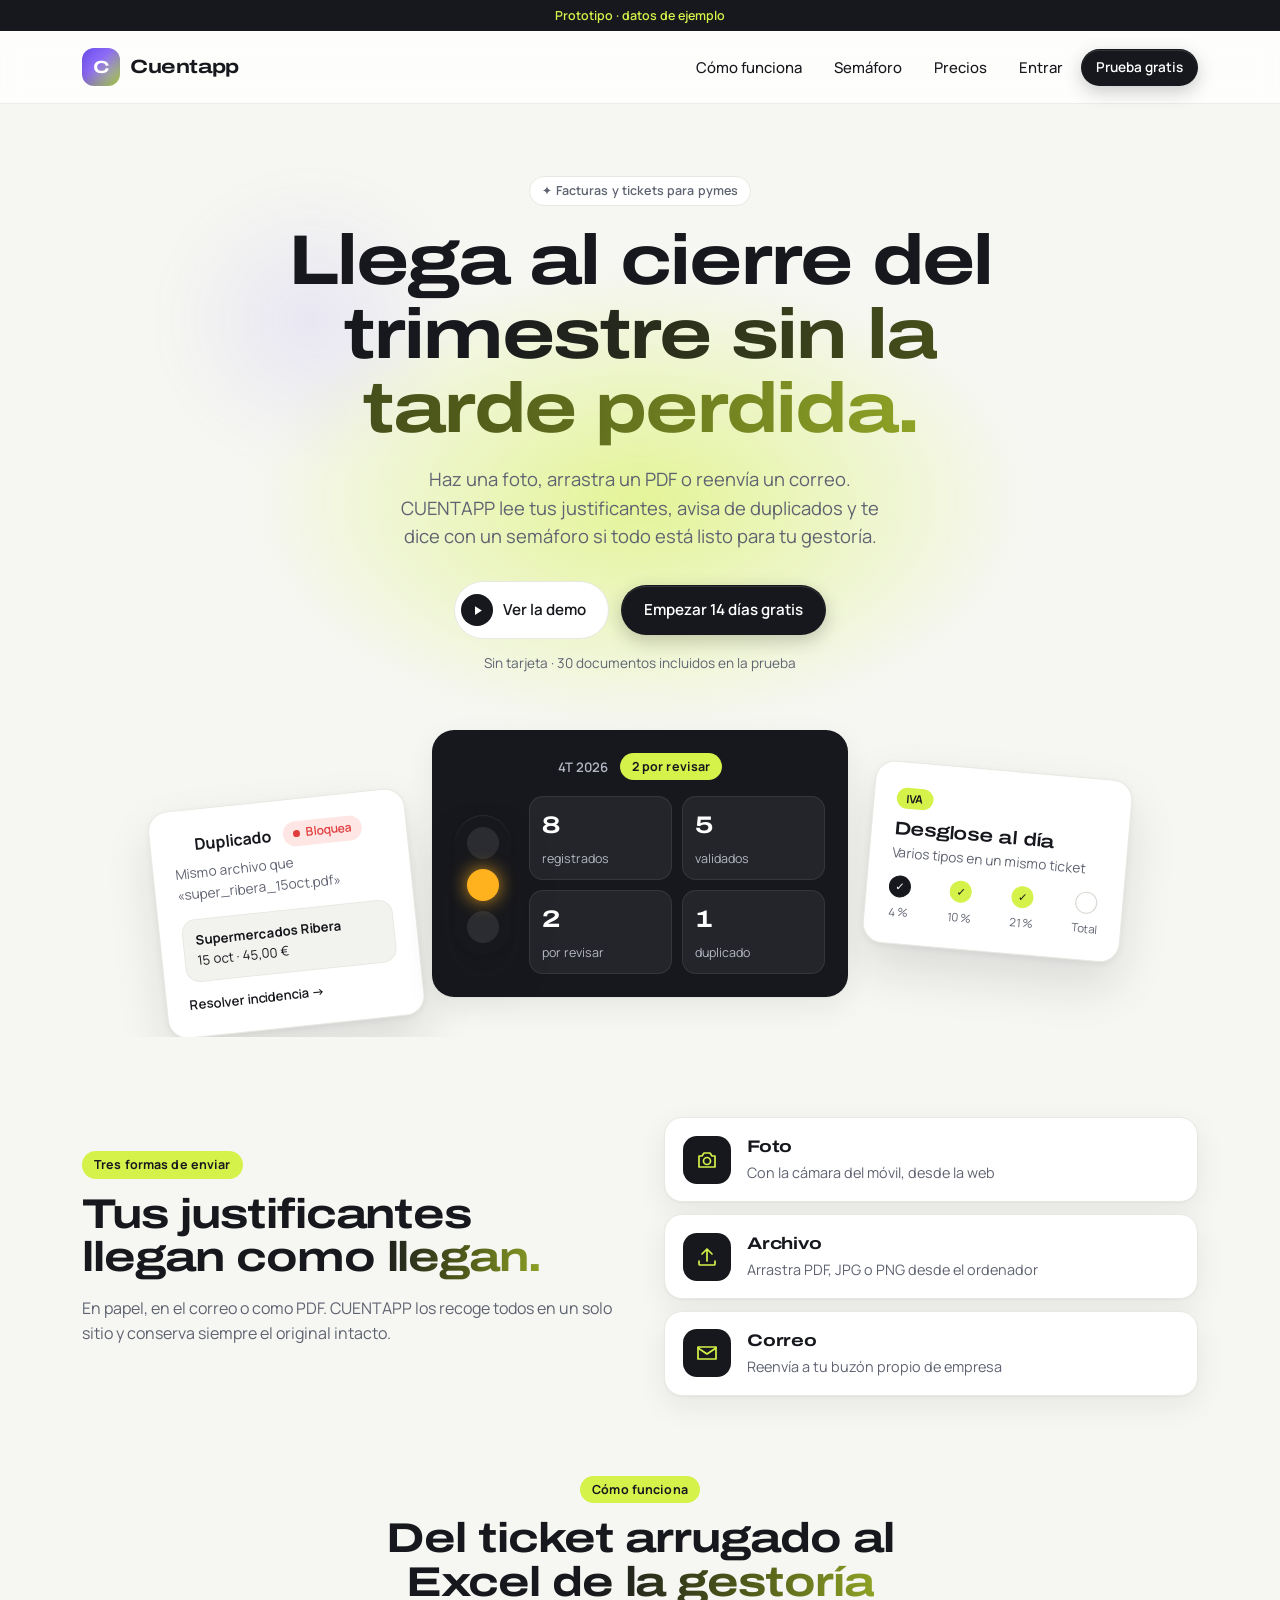
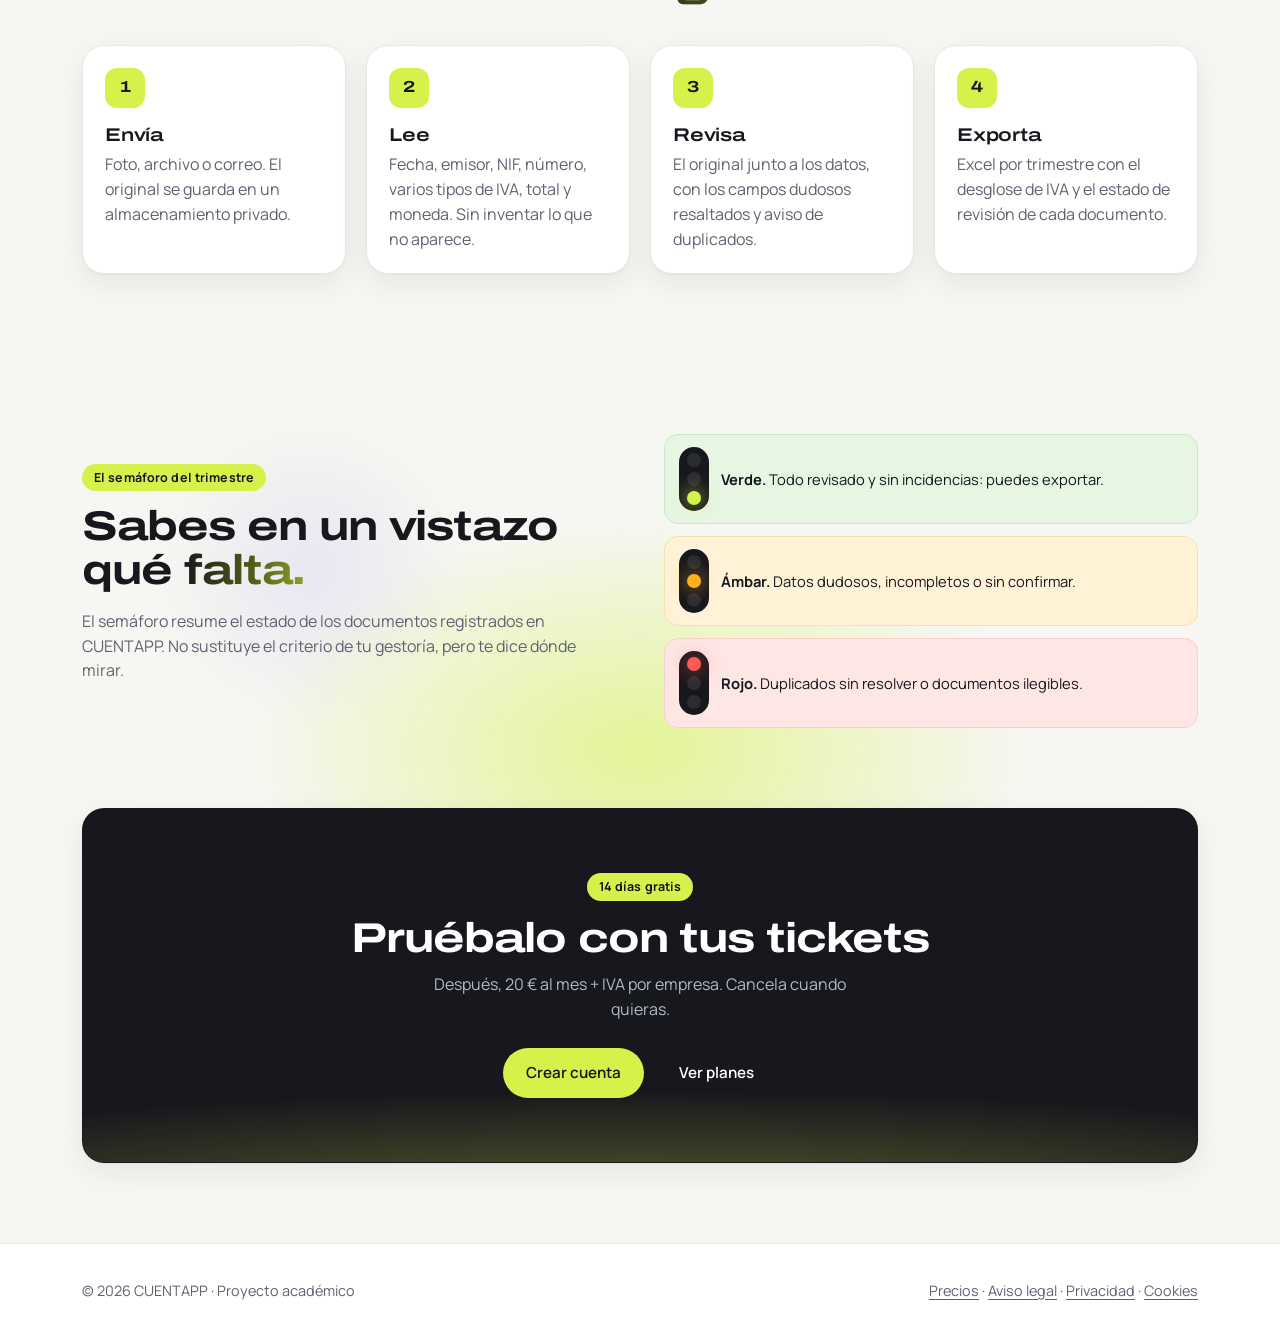
<file: index.html>
<!doctype html>
<html lang="es">
<head>
  <meta charset="utf-8">
  <meta name="viewport" content="width=device-width, initial-scale=1">
  <title>CUENTAPP · Facturas y tickets listos para la gestoría</title>
  <meta name="description" content="Sube tus tickets y facturas por foto, archivo o correo. CUENTAPP los lee, detecta duplicados y te dice con un semáforo si el trimestre está listo para la gestoría.">
  <link rel="preconnect" href="https://fonts.googleapis.com">
  <link rel="preconnect" href="https://fonts.gstatic.com" crossorigin>
  <link href="https://fonts.googleapis.com/css2?family=Archivo:wdth,wght@125,600;125,700&family=Manrope:wght@400;500;600;700&display=swap" rel="stylesheet">
  <link rel="stylesheet" href="css/styles.css">
</head>
<body>
  <div class="cinta-demo">Prototipo · datos de ejemplo</div>

  <header class="cabecera">
    <div class="contenedor">
      <a class="logo" href="index.html"><span class="logo-marca">C</span><b>Cuentapp</b></a>
      <nav class="menu">
        <a class="enlace" href="#como-funciona">Cómo funciona</a>
        <a class="enlace" href="#semaforo">Semáforo</a>
        <a class="enlace" href="precios.html">Precios</a>
        <a class="enlace" href="login.html">Entrar</a>
        <a class="btn btn-primario btn-sm" href="login.html?modo=registro">Prueba gratis</a>
      </nav>
    </div>
  </header>

  <main>
    <!-- Hero -->
    <section class="hero brillo">
      <div class="contenedor">
        <span class="chip-claro chip">✦ Facturas y tickets para pymes</span>
        <h1><span class="acento">Llega al cierre del trimestre sin la tarde perdida.</span></h1>
        <p class="hero-lead">Haz una foto, arrastra un PDF o reenvía un correo. CUENTAPP lee tus justificantes, avisa de duplicados y te dice con un semáforo si todo está listo para tu gestoría.</p>
        <div class="fila" style="margin-top:30px">
          <a class="btn btn-circulo" href="login.html">
            <span class="circulo"><svg viewBox="0 0 24 24" fill="currentColor"><path d="M8 5v14l11-7z"/></svg></span>
            Ver la demo
          </a>
          <a class="btn btn-primario" href="login.html?modo=registro">Empezar 14 días gratis</a>
        </div>
        <p class="suave" style="font-size:.85rem;margin-top:14px">Sin tarjeta · 30 documentos incluidos en la prueba</p>

        <!-- Composición de tarjetas flotantes -->
        <div class="maqueta" aria-hidden="true">
          <div class="tarjeta flotante flotante-izq">
            <div class="fila entre"><b>Duplicado</b><span class="pildora p-rojo">Bloquea</span></div>
            <p class="suave" style="font-size:.85rem;margin:6px 0 14px">Mismo archivo que «super_ribera_15oct.pdf»</p>
            <div class="aviso aviso-info" style="font-size:.82rem;padding:10px 12px">
              <span><b>Supermercados Ribera</b><br>15 oct · 45,00 €</span>
            </div>
            <p style="font-size:.82rem;margin:12px 0 0;font-weight:600">Resolver incidencia →</p>
          </div>

          <div class="tarjeta tarjeta-oscura central">
            <div class="fila entre" style="margin-bottom:16px">
              <span class="etiqueta">4T 2026</span>
              <span class="chip">2 por revisar</span>
            </div>
            <div class="mini-panel">
              <div class="semaforo ambar"><i></i><i></i><i></i></div>
              <div class="mini-stats">
                <div><b class="num">8</b><span>registrados</span></div>
                <div><b class="num">5</b><span>validados</span></div>
                <div><b class="num">2</b><span>por revisar</span></div>
                <div><b class="num">1</b><span>duplicado</span></div>
              </div>
            </div>
          </div>

          <div class="tarjeta flotante flotante-der">
            <span class="chip" style="font-size:.7rem;padding:2px 10px">IVA</span>
            <h3 style="margin:10px 0 4px">Desglose al día</h3>
            <p class="suave" style="font-size:.85rem;margin:0">Varios tipos en un mismo ticket</p>
            <div class="meses">
              <div><i class="hecho">✓</i>4 %</div>
              <div><i class="ok">✓</i>10 %</div>
              <div><i class="ok">✓</i>21 %</div>
              <div><i></i>Total</div>
            </div>
          </div>
        </div>
      </div>
    </section>

    <!-- Tres vías de subida -->
    <section class="seccion" id="como-funciona">
      <div class="contenedor">
        <div class="rejilla rejilla-2" style="align-items:center;gap:48px">
          <div>
            <span class="chip">Tres formas de enviar</span>
            <h2 style="margin-top:14px">Tus justificantes llegan <span class="acento">como llegan.</span></h2>
            <p class="suave">En papel, en el correo o como PDF. CUENTAPP los recoge todos en un solo sitio y conserva siempre el original intacto.</p>
          </div>
          <div style="display:flex;flex-direction:column;gap:12px">
            <div class="tarjeta-via">
              <span class="icono-via"><svg viewBox="0 0 24 24" fill="none" stroke="currentColor" stroke-width="1.7" stroke-linecap="round" stroke-linejoin="round"><path d="M4 8h3l2-3h6l2 3h3v11H4z"/><circle cx="12" cy="13" r="3.5"/></svg></span>
              <div><strong>Foto</strong><span>Con la cámara del móvil, desde la web</span></div>
            </div>
            <div class="tarjeta-via">
              <span class="icono-via"><svg viewBox="0 0 24 24" fill="none" stroke="currentColor" stroke-width="1.7" stroke-linecap="round" stroke-linejoin="round"><path d="M12 16V4M7 9l5-5 5 5"/><path d="M4 16v3a1 1 0 0 0 1 1h14a1 1 0 0 0 1-1v-3"/></svg></span>
              <div><strong>Archivo</strong><span>Arrastra PDF, JPG o PNG desde el ordenador</span></div>
            </div>
            <div class="tarjeta-via">
              <span class="icono-via"><svg viewBox="0 0 24 24" fill="none" stroke="currentColor" stroke-width="1.7" stroke-linecap="round" stroke-linejoin="round"><path d="M3 6h18v12H3z"/><path d="m3 7 9 6 9-6"/></svg></span>
              <div><strong>Correo</strong><span>Reenvía a tu buzón propio de empresa</span></div>
            </div>
          </div>
        </div>
      </div>
    </section>

    <!-- Pasos -->
    <section class="seccion" style="padding-top:0">
      <div class="contenedor">
        <div style="text-align:center;max-width:620px;margin:0 auto 40px">
          <span class="chip">Cómo funciona</span>
          <h2 style="margin-top:14px">Del ticket arrugado <span class="acento">al Excel de la gestoría</span></h2>
        </div>
        <div class="rejilla rejilla-4">
          <div class="paso"><span class="paso-num">1</span><h3>Envía</h3><p class="suave" style="margin:0">Foto, archivo o correo. El original se guarda en un almacenamiento privado.</p></div>
          <div class="paso"><span class="paso-num">2</span><h3>Lee</h3><p class="suave" style="margin:0">Fecha, emisor, NIF, número, varios tipos de IVA, total y moneda. Sin inventar lo que no aparece.</p></div>
          <div class="paso"><span class="paso-num">3</span><h3>Revisa</h3><p class="suave" style="margin:0">El original junto a los datos, con los campos dudosos resaltados y aviso de duplicados.</p></div>
          <div class="paso"><span class="paso-num">4</span><h3>Exporta</h3><p class="suave" style="margin:0">Excel por trimestre con el desglose de IVA y el estado de revisión de cada documento.</p></div>
        </div>
      </div>
    </section>

    <!-- Semáforo -->
    <section class="seccion brillo" id="semaforo">
      <div class="contenedor rejilla rejilla-2" style="align-items:center;gap:48px">
        <div>
          <span class="chip">El semáforo del trimestre</span>
          <h2 style="margin-top:14px">Sabes en un vistazo <span class="acento">qué falta.</span></h2>
          <p class="suave">El semáforo resume el estado de los documentos registrados en CUENTAPP. No sustituye el criterio de tu gestoría, pero te dice dónde mirar.</p>
        </div>
        <div style="display:flex;flex-direction:column;gap:12px">
          <div class="aviso aviso-verde" style="align-items:center"><div class="semaforo mini verde"><i></i><i></i><i></i></div><div><b>Verde.</b> Todo revisado y sin incidencias: puedes exportar.</div></div>
          <div class="aviso aviso-ambar" style="align-items:center"><div class="semaforo mini ambar"><i></i><i></i><i></i></div><div><b>Ámbar.</b> Datos dudosos, incompletos o sin confirmar.</div></div>
          <div class="aviso aviso-rojo" style="align-items:center"><div class="semaforo mini rojo"><i></i><i></i><i></i></div><div><b>Rojo.</b> Duplicados sin resolver o documentos ilegibles.</div></div>
        </div>
      </div>
    </section>

    <!-- CTA -->
    <section class="seccion" style="padding-top:0">
      <div class="contenedor">
        <div class="tarjeta tarjeta-oscura plan destacado" style="text-align:center;padding:64px 24px;align-items:center">
          <span class="chip">14 días gratis</span>
          <h2 style="margin:16px 0 12px;color:#fff">Pruébalo con tus tickets</h2>
          <p class="suave" style="max-width:44ch;margin:0 auto 26px">Después, 20 € al mes + IVA por empresa. Cancela cuando quieras.</p>
          <div class="fila" style="justify-content:center">
            <a class="btn btn-lima" href="login.html?modo=registro">Crear cuenta</a>
            <a class="btn btn-fantasma" style="color:#fff" href="precios.html">Ver planes</a>
          </div>
        </div>
      </div>
    </section>
  </main>

  <footer class="pie">
    <div class="contenedor">
      <span>© 2026 CUENTAPP · Proyecto académico</span>
      <span><a href="precios.html">Precios</a> · <a href="#">Aviso legal</a> · <a href="#">Privacidad</a> · <a href="#">Cookies</a></span>
    </div>
  </footer>
</body>
</html>
</file>
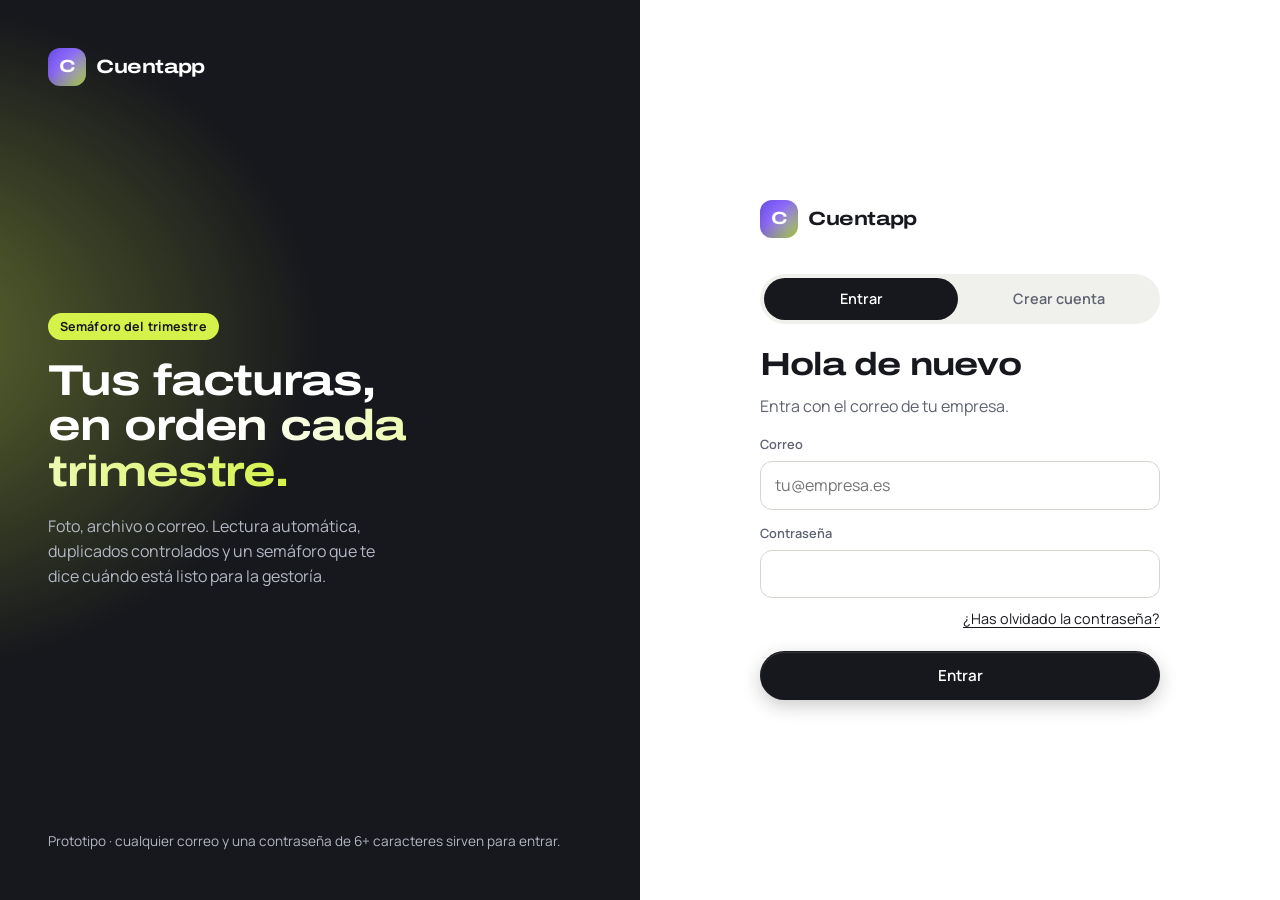
<file: documentos.html>
<!doctype html>
<html lang="es">
<head>
  <meta charset="utf-8">
  <meta name="viewport" content="width=device-width, initial-scale=1">
  <title>Documentos · CUENTAPP</title>
  <link rel="preconnect" href="https://fonts.googleapis.com">
  <link rel="preconnect" href="https://fonts.gstatic.com" crossorigin>
  <link href="https://fonts.googleapis.com/css2?family=Archivo:wdth,wght@125,600;125,700&family=Manrope:wght@400;500;600;700&display=swap" rel="stylesheet">
  <link rel="stylesheet" href="css/styles.css">
</head>
<body>
  <main id="contenido" class="contenido">
    <div class="cabecera-pagina">
      <div>
        <span class="chip">Tus justificantes</span>
        <h1>Documentos</h1>
      </div>
      <a class="btn btn-primario" href="subir.html">Subir documento</a>
    </div>

    <section class="tarjeta">
      <div class="fila" style="margin-bottom:16px;align-items:flex-end">
        <div class="campo" style="margin:0;flex:1;min-width:200px">
          <label for="buscar">Buscar</label>
          <input id="buscar" type="search" placeholder="Emisor, NIF, número o archivo">
        </div>
        <div class="campo" style="margin:0">
          <label for="f-trimestre">Trimestre</label>
          <select id="f-trimestre"></select>
        </div>
        <div class="campo" style="margin:0">
          <label for="f-nivel">Estado</label>
          <select id="f-nivel">
            <option value="">Todos</option>
            <option value="rojo">Bloqueantes</option>
            <option value="ambar">Por revisar</option>
            <option value="validado">Validados</option>
            <option value="descartado">Descartados</option>
          </select>
        </div>
      </div>
      <div class="tabla-envoltorio"><table class="tabla" id="tabla"></table></div>
    </section>
  </main>

  <script src="js/config.js"></script>
  <script src="js/api.js"></script>
  <script src="js/ui.js"></script>
  <script>
    (async () => {
      const { api, ui } = CuentApp;
      if (!await ui.montarApp("documentos")) return;

      const selT = document.getElementById("f-trimestre");
      const selN = document.getElementById("f-nivel");
      const buscar = document.getElementById("buscar");
      const trimestres = await api.trimestresDisponibles();
      selT.innerHTML = '<option value="">Todos</option>' + trimestres.map(t => `<option value="${t}">${ui.nombreTrimestre(t)}</option>`).join("");
      selT.value = ui.parametro("t") || "";
      selN.value = ui.parametro("nivel") || "";

      const todos = await api.listarDocumentos();

      function pintar() {
        const q = buscar.value.trim().toLowerCase();
        const docs = todos.filter(d => {
          if (selT.value && api.trimestreDe(d) !== selT.value) return false;
          const nivel = api.nivelDocumento(d);
          if (selN.value === "descartado") { if (d.estado !== "descartado") return false; }
          else if (d.estado === "descartado" && selN.value) return false;
          if (selN.value === "validado" && nivel !== "verde") return false;
          if ((selN.value === "rojo" || selN.value === "ambar") && nivel !== selN.value) return false;
          if (q) {
            const f = d.factura;
            const texto = [f.emisor, f.nif_emisor, f.numero, d.archivo, f.categoria].join(" ").toLowerCase();
            if (!texto.includes(q)) return false;
          }
          return true;
        });

        document.getElementById("tabla").innerHTML = docs.length ? `
          <thead><tr><th>Emisor</th><th>Nº</th><th>Fecha</th><th>Categoría</th><th>Origen</th><th class="der">Total</th><th>Estado</th></tr></thead>
          <tbody>${docs.map(d => `
            <tr class="clic" data-id="${d.id}">
              <td><b>${ui.esc(d.factura.emisor || "Sin leer")}</b><br><span class="suave" style="font-size:.82rem">${ui.esc(d.archivo)}</span></td>
              <td class="num">${ui.esc(d.factura.numero || "—")}</td>
              <td class="num" style="white-space:nowrap">${ui.fecha(d.factura.fecha)}</td>
              <td>${ui.esc(d.factura.categoria || "—")}</td>
              <td>${ui.ORIGEN[d.origen]}</td>
              <td class="der num" style="white-space:nowrap">${ui.dinero(d.factura.total, d.factura.moneda)}</td>
              <td>${ui.pildoraEstado(d)}</td>
            </tr>`).join("")}</tbody>`
          : `<tbody><tr><td><div class="vacio-estado"><strong>Nada por aquí</strong>No hay documentos con estos filtros.</div></td></tr></tbody>`;
      }

      [selT, selN].forEach(s => s.addEventListener("change", pintar));
      buscar.addEventListener("input", pintar);
      document.getElementById("tabla").addEventListener("click", e => {
        const fila = e.target.closest("tr[data-id]");
        if (fila) location.href = "revisar.html?id=" + fila.dataset.id;
      });
      pintar();
    })();
  </script>
</body>
</html>
</file>
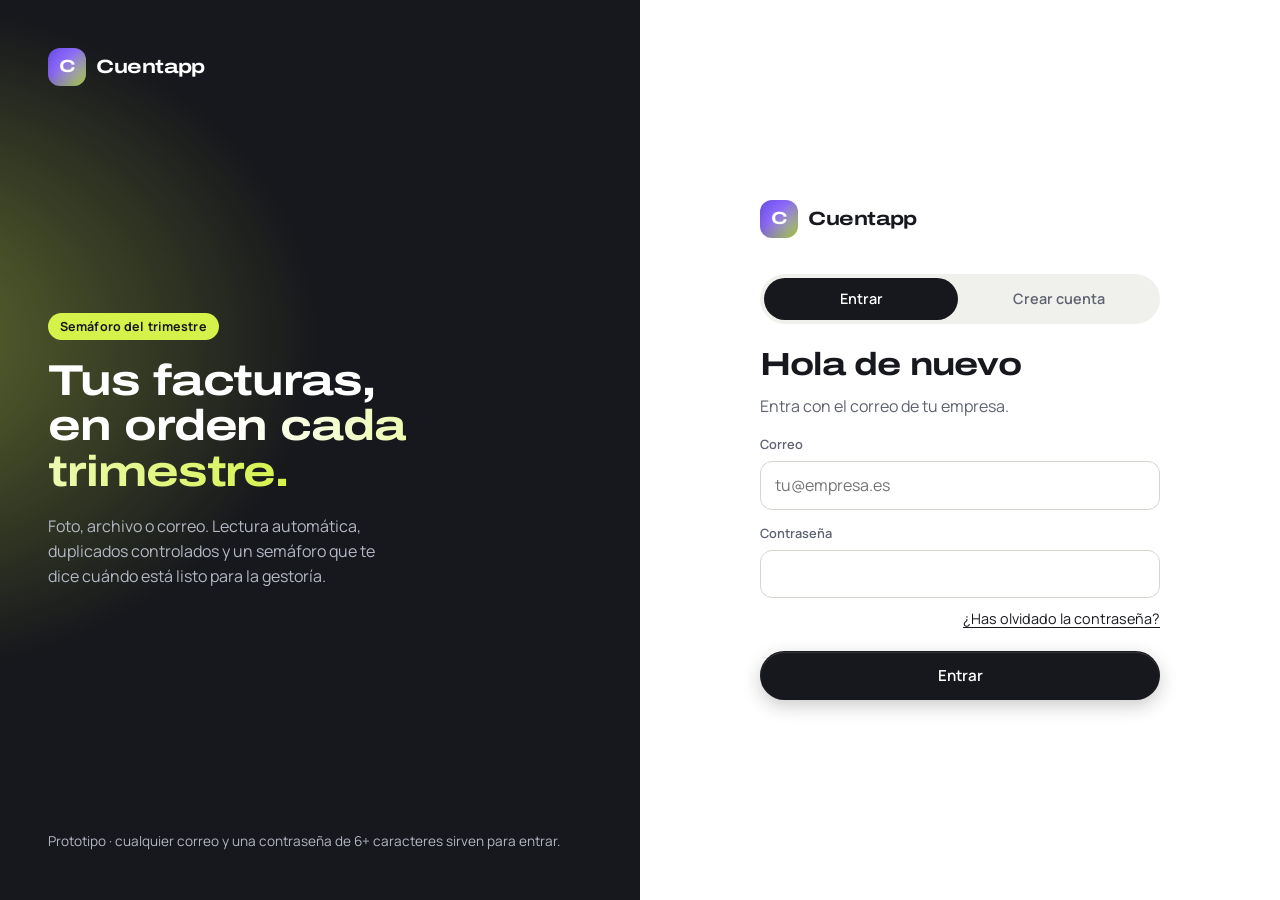
<file: login.html>
<!doctype html>
<html lang="es">
<head>
  <meta charset="utf-8">
  <meta name="viewport" content="width=device-width, initial-scale=1">
  <title>Acceso · CUENTAPP</title>
  <link rel="preconnect" href="https://fonts.googleapis.com">
  <link rel="preconnect" href="https://fonts.gstatic.com" crossorigin>
  <link href="https://fonts.googleapis.com/css2?family=Archivo:wdth,wght@125,600;125,700&family=Manrope:wght@400;500;600;700&display=swap" rel="stylesheet">
  <link rel="stylesheet" href="css/styles.css">
</head>
<body>
  <div class="acceso">
    <aside class="acceso-lateral brillo">
      <a class="logo" href="index.html"><span class="logo-marca">C</span><b>Cuentapp</b></a>
      <div>
        <span class="chip">Semáforo del trimestre</span>
        <h2 style="margin-top:18px">Tus facturas, <span class="acento">en orden cada trimestre.</span></h2>
        <p style="max-width:36ch;margin-top:20px">Foto, archivo o correo. Lectura automática, duplicados controlados y un semáforo que te dice cuándo está listo para la gestoría.</p>
      </div>
      <p style="font-size:.85rem;margin:0">Prototipo · cualquier correo y una contraseña de 6+ caracteres sirven para entrar.</p>
    </aside>

    <main class="acceso-form">
      <div class="acceso-caja">
        <a class="logo" href="index.html" style="margin-bottom:12px"><span class="logo-marca">C</span><b>Cuentapp</b></a>

        <div class="pestanas" role="tablist">
          <button role="tab" data-modo="entrar" aria-selected="true">Entrar</button>
          <button role="tab" data-modo="registro" aria-selected="false">Crear cuenta</button>
        </div>

        <div id="mensaje" class="oculto" style="margin-bottom:16px"></div>

        <!-- Entrar -->
        <form id="f-entrar" data-panel="entrar" novalidate>
          <h1 style="font-size:2rem;text-transform:none">Hola de nuevo</h1>
          <p class="suave">Entra con el correo de tu empresa.</p>
          <div class="campo"><label for="e-email">Correo</label><input id="e-email" type="email" autocomplete="email" required placeholder="tu@empresa.es"></div>
          <div class="campo"><label for="e-pass">Contraseña</label><input id="e-pass" type="password" autocomplete="current-password" required minlength="6"></div>
          <div class="fila entre" style="margin:-4px 0 20px">
            <span></span>
            <a href="#" id="a-recuperar" style="font-size:.9rem">¿Has olvidado la contraseña?</a>
          </div>
          <button class="btn btn-primario btn-bloque" type="submit">Entrar</button>
        </form>

        <!-- Registro -->
        <form id="f-registro" data-panel="registro" class="oculto" novalidate>
          <h1 style="font-size:2rem;text-transform:none">Empieza gratis</h1>
          <p class="suave">14 días y 30 documentos. Sin tarjeta.</p>
          <div class="campo"><label for="r-empresa">Nombre de la empresa</label><input id="r-empresa" required autocomplete="organization" placeholder="Panadería Ejemplo S.L."></div>
          <div class="campo"><label for="r-nif">NIF de la empresa</label><input id="r-nif" required placeholder="B12345678" maxlength="9"></div>
          <div class="campo"><label for="r-email">Correo</label><input id="r-email" type="email" required autocomplete="email"></div>
          <div class="campo"><label for="r-pass">Contraseña</label><input id="r-pass" type="password" required minlength="8" autocomplete="new-password"><span class="ayuda">Mínimo 8 caracteres.</span></div>
          <label class="fila" style="font-size:.88rem;align-items:flex-start;gap:10px;margin-bottom:20px">
            <input type="checkbox" id="r-acepto" required style="margin-top:4px">
            <span>Acepto las <a href="#">condiciones del servicio</a> y he leído la <a href="#">política de privacidad</a>.</span>
          </label>
          <button class="btn btn-primario btn-bloque" type="submit">Crear cuenta</button>
        </form>

        <!-- Recuperar -->
        <form id="f-recuperar" data-panel="recuperar" class="oculto" novalidate>
          <h1 style="font-size:2rem;text-transform:none">Recuperar acceso</h1>
          <p class="suave">Te enviaremos un enlace para crear una contraseña nueva.</p>
          <div class="campo"><label for="c-email">Correo</label><input id="c-email" type="email" required autocomplete="email"></div>
          <button class="btn btn-primario btn-bloque" type="submit">Enviar enlace</button>
          <p style="text-align:center;margin-top:16px"><a href="#" data-ir="entrar">Volver a entrar</a></p>
        </form>
      </div>
    </main>
  </div>

  <script src="js/config.js"></script>
  <script src="js/api.js"></script>
  <script src="js/ui.js"></script>
  <script>
    const { api, ui } = CuentApp;
    if (api.sesionActual()) location.href = "panel.html";

    const msg = document.getElementById("mensaje");
    function mostrarMensaje(texto, tipo) {
      msg.className = "aviso aviso-" + tipo;
      msg.textContent = texto;
    }
    function irA(modo) {
      document.querySelectorAll("[data-panel]").forEach(f => f.classList.toggle("oculto", f.dataset.panel !== modo));
      document.querySelectorAll("[role=tab]").forEach(b => b.setAttribute("aria-selected", b.dataset.modo === modo));
      msg.className = "oculto";
    }
    document.querySelectorAll("[role=tab]").forEach(b => b.addEventListener("click", () => irA(b.dataset.modo)));
    document.getElementById("a-recuperar").addEventListener("click", e => { e.preventDefault(); irA("recuperar"); });
    document.querySelector("[data-ir=entrar]").addEventListener("click", e => { e.preventDefault(); irA("entrar"); });
    if (ui.parametro("modo") === "registro") irA("registro");

    async function enviar(form, accion) {
      const btn = form.querySelector("button[type=submit]");
      btn.disabled = true;
      try { await accion(); }
      catch (e) { mostrarMensaje(e.message, "rojo"); }
      finally { btn.disabled = false; }
    }

    document.getElementById("f-entrar").addEventListener("submit", e => {
      e.preventDefault();
      enviar(e.target, async () => {
        await api.iniciarSesion(document.getElementById("e-email").value.trim(), document.getElementById("e-pass").value);
        location.href = "panel.html";
      });
    });

    document.getElementById("f-registro").addEventListener("submit", e => {
      e.preventDefault();
      enviar(e.target, async () => {
        const empresa = document.getElementById("r-empresa").value.trim();
        const nif = document.getElementById("r-nif").value.trim();
        const email = document.getElementById("r-email").value.trim();
        if (!empresa || !nif || !email) throw new Error("Rellena todos los campos.");
        if (!/^[A-Za-z0-9]{9}$/.test(nif)) throw new Error("El NIF debe tener 9 caracteres.");
        if (!document.getElementById("r-acepto").checked) throw new Error("Debes aceptar las condiciones para continuar.");
        await api.registrarse({ email, password: document.getElementById("r-pass").value, empresa, nif });
        location.href = "panel.html";
      });
    });

    document.getElementById("f-recuperar").addEventListener("submit", e => {
      e.preventDefault();
      enviar(e.target, async () => {
        await api.recuperarContrasena(document.getElementById("c-email").value.trim());
        mostrarMensaje("Si existe una cuenta con ese correo, recibirás un enlace en unos minutos.", "verde");
      });
    });
  </script>
</body>
</html>
</file>
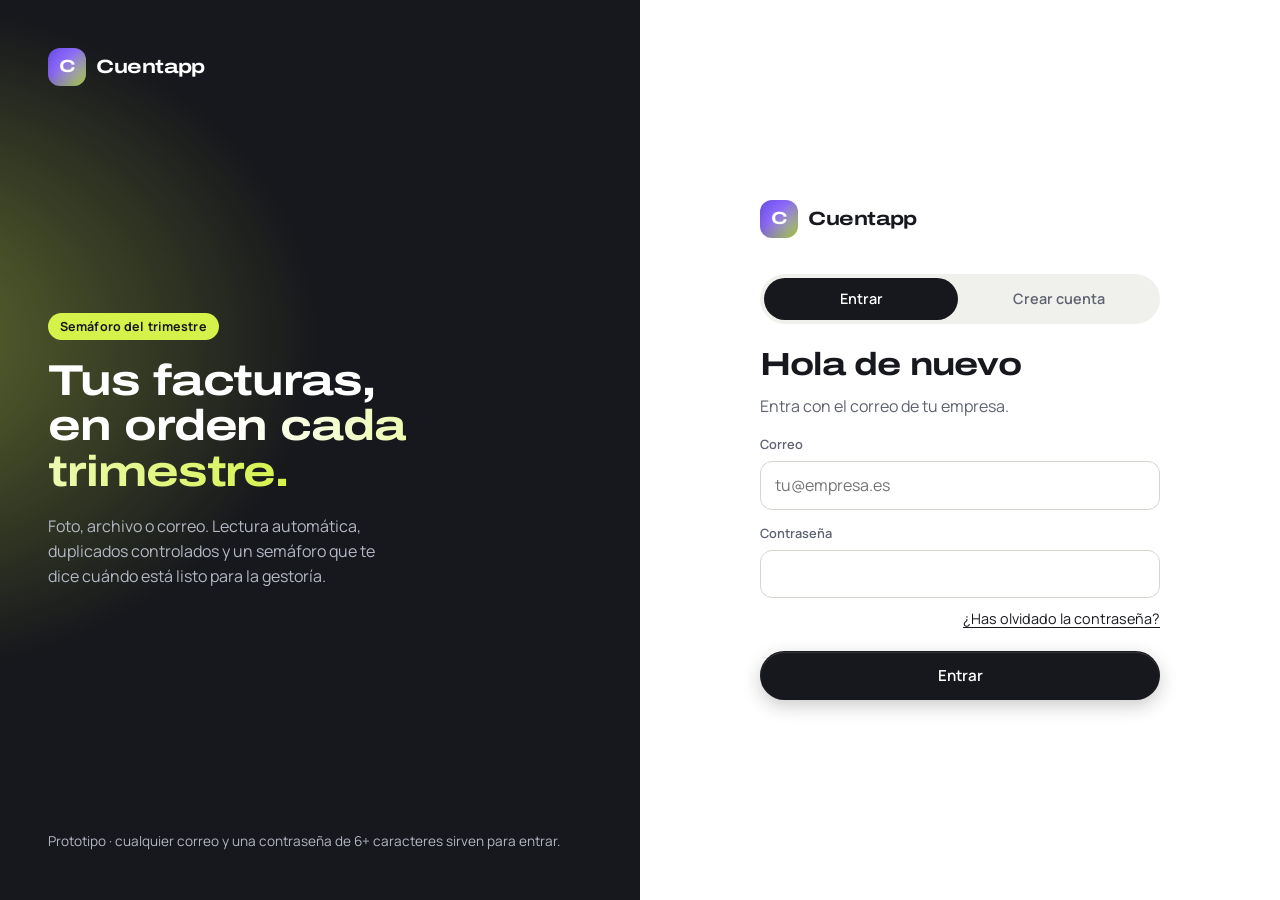
<file: panel.html>
<!doctype html>
<html lang="es">
<head>
  <meta charset="utf-8">
  <meta name="viewport" content="width=device-width, initial-scale=1">
  <title>Panel · CUENTAPP</title>
  <link rel="preconnect" href="https://fonts.googleapis.com">
  <link rel="preconnect" href="https://fonts.gstatic.com" crossorigin>
  <link href="https://fonts.googleapis.com/css2?family=Archivo:wdth,wght@125,600;125,700&family=Manrope:wght@400;500;600;700&display=swap" rel="stylesheet">
  <link rel="stylesheet" href="css/styles.css">
</head>
<body>
  <main id="contenido" class="contenido">
    <div class="cabecera-pagina">
      <div>
        <span class="chip">Tu trimestre</span>
        <h1>Panel</h1>
      </div>
      <div class="selector-trimestre" id="trimestres" aria-label="Trimestre"></div>
    </div>

    <!-- Semáforo -->
    <section class="tarjeta brillo" style="margin-bottom:20px">
      <div class="resumen-semaforo">
        <div class="semaforo" id="semaforo" role="img"><i></i><i></i><i></i></div>
        <div style="flex:1;min-width:220px">
          <span class="etiqueta" id="t-nombre"></span>
          <div class="estado-grande" id="s-titulo"></div>
          <p class="suave" id="s-texto" style="margin:4px 0 0"></p>
        </div>
        <div class="fila">
          <a class="btn btn-secundario" href="subir.html">Subir documento</a>
          <a class="btn btn-primario" id="btn-exportar" href="exportar.html">Exportar Excel</a>
        </div>
      </div>
    </section>

    <!-- Contadores -->
    <section class="rejilla rejilla-4" style="margin-bottom:20px;grid-template-columns:repeat(2,1fr)" id="contadores"></section>

    <div class="rejilla" style="grid-template-columns:minmax(0,1fr)" id="zona-inferior">
      <!-- Avisos -->
      <section class="tarjeta">
        <div class="tarjeta-titulo"><h3>Avisos</h3><span class="suave" id="n-avisos"></span></div>
        <div class="lista-avisos" id="avisos"></div>
      </section>

      <div style="display:flex;flex-direction:column;gap:20px">
        <!-- Buzón (FA-02) -->
        <section class="tarjeta">
          <div class="tarjeta-titulo"><h3>Tu buzón</h3><span class="etiqueta">Correo</span></div>
          <p class="suave" style="font-size:.92rem">Reenvía aquí facturas en PDF o imagen y aparecerán en CUENTAPP.</p>
          <div class="buzon-direccion"><span id="buzon" style="flex:1"></span>
            <button class="btn btn-fantasma btn-sm" id="copiar-buzon" title="Copiar dirección"></button>
          </div>
        </section>

        <!-- Drive (FA-03) -->
        <section class="tarjeta">
          <div class="tarjeta-titulo"><h3>Google Drive</h3><span class="pildora p-gris" id="drive-estado">No conectado</span></div>
          <p class="suave" style="font-size:.92rem">Copia ordenada de los originales validados por año, trimestre y categoría. Es opcional.</p>
          <button class="btn btn-secundario btn-sm" id="btn-drive">Conectar Google Drive</button>
        </section>
      </div>
    </div>

    <!-- Recientes -->
    <section class="tarjeta" style="margin-top:20px">
      <div class="tarjeta-titulo"><h3>Últimos documentos</h3><a href="documentos.html" id="ver-todos" class="btn btn-fantasma btn-sm">Ver todos</a></div>
      <div class="tabla-envoltorio"><table class="tabla" id="recientes"></table></div>
    </section>
  </main>

  <script src="js/config.js"></script>
  <script src="js/api.js"></script>
  <script src="js/ui.js"></script>
  <script>
    (async () => {
      const { api, ui } = CuentApp;
      const ctx = await ui.montarApp("panel");
      if (!ctx) return;

      // Dos columnas en pantallas anchas
      if (matchMedia("(min-width: 1100px)").matches) document.getElementById("zona-inferior").style.gridTemplateColumns = "minmax(0,1.5fr) minmax(0,1fr)";
      if (matchMedia("(min-width: 720px)").matches) document.getElementById("contadores").style.gridTemplateColumns = "repeat(4,1fr)";

      const trimestres = await api.trimestresDisponibles();
      let actual = ui.parametro("t") || api.trimestreActual();

      document.getElementById("buzon").textContent = ctx.empresa.buzon;
      const bCopiar = document.getElementById("copiar-buzon");
      bCopiar.innerHTML = ui.icono("copiar");
      bCopiar.addEventListener("click", async () => {
        try { await navigator.clipboard.writeText(ctx.empresa.buzon); ui.aviso("Dirección copiada"); }
        catch (e) { ui.aviso("No se ha podido copiar"); }
      });
      document.getElementById("btn-drive").addEventListener("click", () =>
        ui.aviso("En la versión final se abrirá la autorización de Google (OAuth) con permisos mínimos."));

      function pintarSelector() {
        document.getElementById("trimestres").innerHTML = trimestres.map(t =>
          `<button aria-pressed="${t === actual}" data-t="${t}">${ui.nombreTrimestre(t)}</button>`).join("");
      }
      document.getElementById("trimestres").addEventListener("click", e => {
        const t = e.target.closest("button")?.dataset.t;
        if (!t) return;
        actual = t;
        history.replaceState(null, "", "?t=" + t);
        pintar();
      });

      async function pintar() {
        pintarSelector();
        const docs = await api.listarDocumentos({ trimestre: actual });
        const s = api.semaforo(docs);
        const [titulo, texto] = ui.TEXTO_SEMAFORO[s.estado];

        const sem = document.getElementById("semaforo");
        sem.className = "semaforo " + s.estado;
        sem.setAttribute("aria-label", "Semáforo: " + titulo);
        document.getElementById("t-nombre").textContent = ui.nombreTrimestre(actual);
        document.getElementById("s-titulo").textContent = titulo;
        document.getElementById("s-texto").textContent = texto;
        document.getElementById("btn-exportar").href = "exportar.html?t=" + actual;
        document.getElementById("ver-todos").href = "documentos.html?t=" + actual;

        document.getElementById("contadores").innerHTML = [
          ["", s.total, "Registrados", ""],
          ["c-verde", s.validados, "Validados", "validado"],
          ["c-ambar", s.pendientes, "Por revisar", "ambar"],
          ["c-rojo", s.bloqueantes, "Bloqueantes", "rojo"]
        ].map(([c, n, t, f]) => `<a class="tarjeta contador ${c}" style="text-decoration:none;color:inherit" href="documentos.html?t=${actual}${f ? "&nivel=" + f : ""}"><b class="num">${n}</b><span>${t}</span></a>`).join("");

        // Avisos: cada uno enlaza al justificante afectado
        const avisos = [];
        docs.forEach(d => {
          const nivel = api.nivelDocumento(d);
          if (!nivel || nivel === "verde") return;
          const abiertas = d.incidencias.filter(i => !i.resuelta);
          if (abiertas.length) abiertas.forEach(i => avisos.push({ d, nivel: i.gravedad === "bloqueante" ? "rojo" : "ambar", texto: i.mensaje }));
          if (d.dudosos.length && nivel !== "rojo") avisos.push({ d, nivel: "ambar", texto: d.dudosos.length + (d.dudosos.length === 1 ? " campo dudoso" : " campos dudosos") });
          else if (!abiertas.length && d.estado !== "validado") avisos.push({ d, nivel: "ambar", texto: "Pendiente de revisar" });
        });
        avisos.sort((a, b) => (a.nivel === "rojo" ? 0 : 1) - (b.nivel === "rojo" ? 0 : 1));
        document.getElementById("n-avisos").textContent = avisos.length ? avisos.length + " abiertos" : "";
        document.getElementById("avisos").innerHTML = avisos.length ? avisos.map(a => `
          <a class="aviso aviso-${a.nivel}" href="revisar.html?id=${a.d.id}">
            ${ui.icono(a.nivel === "rojo" ? "alerta" : "info")}
            <div style="flex:1;min-width:0"><b>${ui.esc(a.texto)}</b><br><span style="opacity:.8;font-size:.85rem">${ui.esc(a.d.factura.emisor || a.d.archivo)} · ${ui.fecha(a.d.factura.fecha || a.d.recibido_en)}</span></div>
            <span style="font-size:.85rem;white-space:nowrap">Revisar →</span>
          </a>`).join("")
          : `<div class="aviso aviso-verde">${ui.icono("check")}<span>No hay avisos en este trimestre.</span></div>`;

        const recientes = docs.slice(0, 6);
        document.getElementById("recientes").innerHTML = recientes.length ? `
          <thead><tr><th>Documento</th><th>Fecha</th><th>Origen</th><th class="der">Total</th><th>Estado</th></tr></thead>
          <tbody>${recientes.map(d => `
            <tr class="clic" data-id="${d.id}">
              <td><b>${ui.esc(d.factura.emisor || "Sin leer")}</b><br><span class="suave" style="font-size:.82rem">${ui.esc(d.archivo)}</span></td>
              <td class="num">${ui.fecha(d.factura.fecha)}</td>
              <td>${ui.ORIGEN[d.origen]}</td>
              <td class="der num">${ui.dinero(d.factura.total, d.factura.moneda)}</td>
              <td>${ui.pildoraEstado(d)}</td>
            </tr>`).join("")}</tbody>`
          : `<tbody><tr><td><div class="vacio-estado"><strong>Todo en calma</strong>No hay documentos en este trimestre.</div></td></tr></tbody>`;
      }
      document.getElementById("recientes").addEventListener("click", e => {
        const fila = e.target.closest("tr[data-id]");
        if (fila) location.href = "revisar.html?id=" + fila.dataset.id;
      });

      pintar();
    })();
  </script>
</body>
</html>
</file>
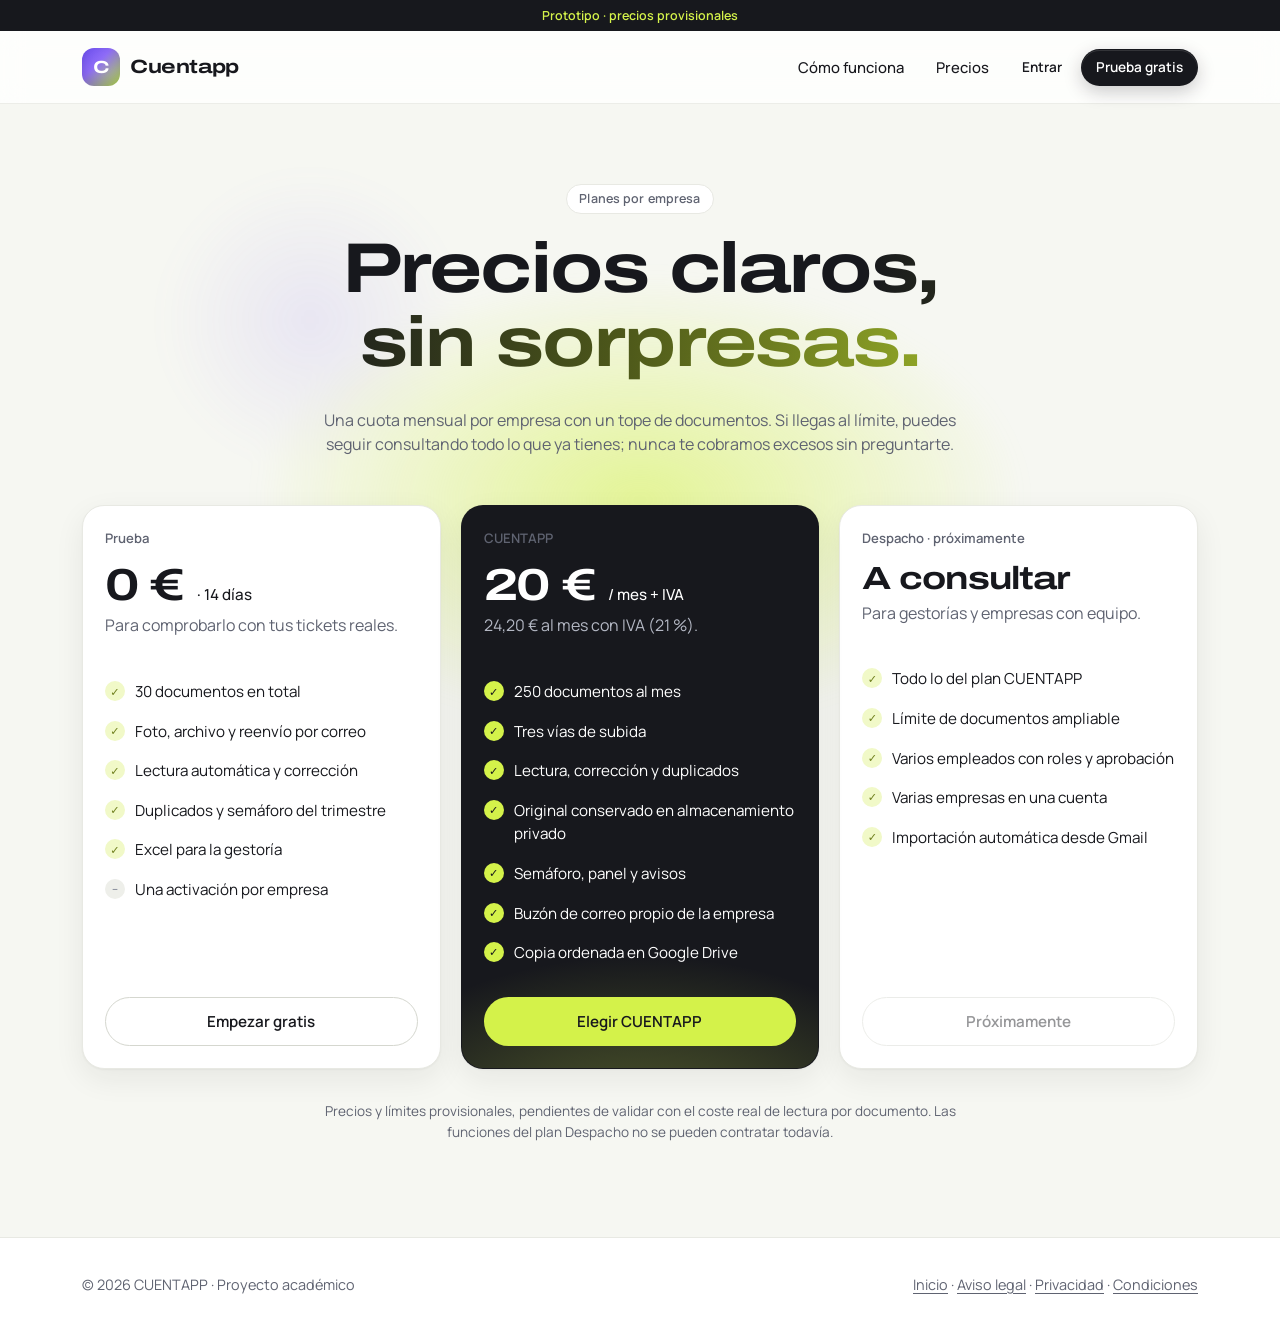
<file: precios.html>
<!doctype html>
<html lang="es">
<head>
  <meta charset="utf-8">
  <meta name="viewport" content="width=device-width, initial-scale=1">
  <title>Precios · CUENTAPP</title>
  <link rel="preconnect" href="https://fonts.googleapis.com">
  <link rel="preconnect" href="https://fonts.gstatic.com" crossorigin>
  <link href="https://fonts.googleapis.com/css2?family=Archivo:wdth,wght@125,600;125,700&family=Manrope:wght@400;500;600;700&display=swap" rel="stylesheet">
  <link rel="stylesheet" href="css/styles.css">
</head>
<body>
  <div class="cinta-demo">Prototipo · precios provisionales</div>

  <header class="cabecera">
    <div class="contenedor">
      <a class="logo" href="index.html"><span class="logo-marca">C</span><b>Cuentapp</b></a>
      <nav class="menu">
        <a class="enlace" href="index.html#como-funciona">Cómo funciona</a>
        <a class="enlace" href="precios.html" aria-current="page">Precios</a>
        <a class="btn btn-fantasma btn-sm" href="login.html">Entrar</a>
        <a class="btn btn-primario btn-sm" href="login.html?modo=registro">Prueba gratis</a>
      </nav>
    </div>
  </header>

  <main class="seccion brillo">
    <div class="contenedor">
      <div style="text-align:center;max-width:640px;margin:0 auto 48px">
        <span class="chip chip-claro">Planes por empresa</span>
        <h1 style="margin-top:18px"><span class="acento">Precios claros, sin sorpresas.</span></h1>
        <p class="suave">Una cuota mensual por empresa con un tope de documentos. Si llegas al límite, puedes seguir consultando todo lo que ya tienes; nunca te cobramos excesos sin preguntarte.</p>
      </div>

      <div class="rejilla rejilla-3" style="align-items:stretch">
        <article class="tarjeta plan">
          <span class="etiqueta">Prueba</span>
          <div class="plan-precio">0 € <small>· 14 días</small></div>
          <p class="suave">Para comprobarlo con tus tickets reales.</p>
          <ul>
            <li>30 documentos en total</li>
            <li>Foto, archivo y reenvío por correo</li>
            <li>Lectura automática y corrección</li>
            <li>Duplicados y semáforo del trimestre</li>
            <li>Excel para la gestoría</li>
            <li class="no">Una activación por empresa</li>
          </ul>
          <a class="btn btn-secundario btn-bloque" href="login.html?modo=registro">Empezar gratis</a>
        </article>

        <article class="tarjeta plan destacado">
          <span class="etiqueta">CUENTAPP</span>
          <div class="plan-precio">20 € <small>/ mes + IVA</small></div>
          <p class="suave">24,20 € al mes con IVA (21 %).</p>
          <ul>
            <li>250 documentos al mes</li>
            <li>Tres vías de subida</li>
            <li>Lectura, corrección y duplicados</li>
            <li>Original conservado en almacenamiento privado</li>
            <li>Semáforo, panel y avisos</li>
            <li>Buzón de correo propio de la empresa</li>
            <li>Copia ordenada en Google Drive</li>
          </ul>
          <a class="btn btn-lima btn-bloque" href="login.html?modo=registro">Elegir CUENTAPP</a>
        </article>

        <article class="tarjeta plan">
          <span class="etiqueta">Despacho · próximamente</span>
          <div class="plan-precio" style="font-size:2rem">A consultar</div>
          <p class="suave">Para gestorías y empresas con equipo.</p>
          <ul>
            <li>Todo lo del plan CUENTAPP</li>
            <li>Límite de documentos ampliable</li>
            <li>Varios empleados con roles y aprobación</li>
            <li>Varias empresas en una cuenta</li>
            <li>Importación automática desde Gmail</li>
          </ul>
          <button class="btn btn-secundario btn-bloque" disabled>Próximamente</button>
        </article>
      </div>

      <p class="suave" style="text-align:center;font-size:.85rem;margin-top:32px;max-width:680px;margin-left:auto;margin-right:auto">
        Precios y límites provisionales, pendientes de validar con el coste real de lectura por documento.
        Las funciones del plan Despacho no se pueden contratar todavía.
      </p>
    </div>
  </main>

  <footer class="pie">
    <div class="contenedor">
      <span>© 2026 CUENTAPP · Proyecto académico</span>
      <span><a href="index.html">Inicio</a> · <a href="#">Aviso legal</a> · <a href="#">Privacidad</a> · <a href="#">Condiciones</a></span>
    </div>
  </footer>
</body>
</html>
</file>
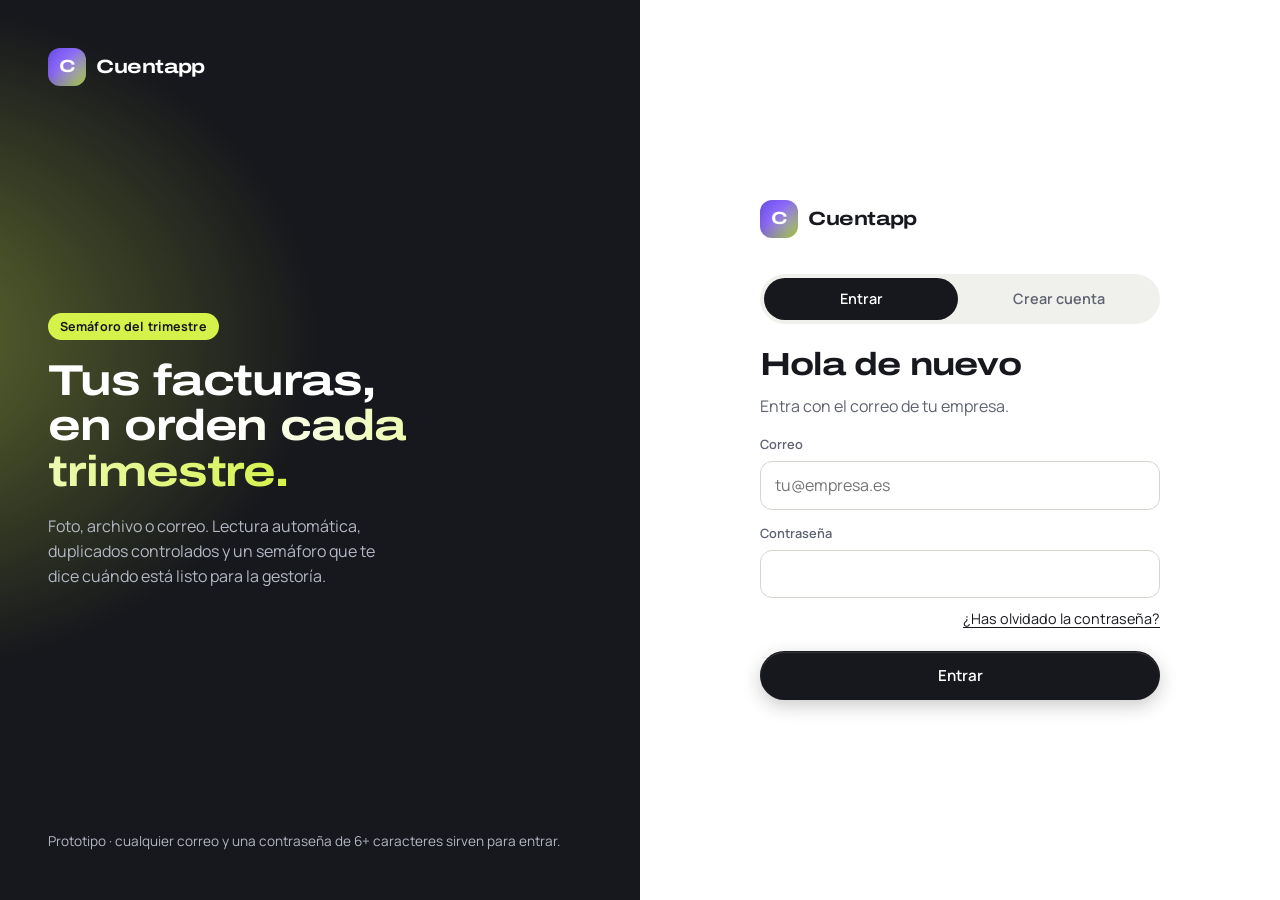
<file: revisar.html>
<!doctype html>
<html lang="es">
<head>
  <meta charset="utf-8">
  <meta name="viewport" content="width=device-width, initial-scale=1">
  <title>Revisar documento · CUENTAPP</title>
  <link rel="preconnect" href="https://fonts.googleapis.com">
  <link rel="preconnect" href="https://fonts.gstatic.com" crossorigin>
  <link href="https://fonts.googleapis.com/css2?family=Archivo:wdth,wght@125,600;125,700&family=Manrope:wght@400;500;600;700&display=swap" rel="stylesheet">
  <link rel="stylesheet" href="css/styles.css">
</head>
<body>
  <main id="contenido" class="contenido" style="max-width:1400px">
    <div class="cabecera-pagina">
      <div style="min-width:0">
        <a href="documentos.html" class="btn btn-fantasma btn-sm" id="volver" style="margin-left:-12px"></a>
        <h1 id="titulo" style="font-size:clamp(1.5rem,3vw,2.2rem);text-transform:none;overflow-wrap:anywhere"></h1>
        <div class="fila" id="meta" style="font-size:.88rem"></div>
      </div>
    </div>

    <div id="incidencias" class="lista-avisos" style="margin-bottom:20px"></div>

    <div class="revision">
      <!-- Original (RF-08) -->
      <section class="visor" aria-label="Documento original">
        <div class="visor-lienzo" id="lienzo"></div>
        <div class="visor-barra">
          <div class="fila" style="gap:6px">
            <button class="btn btn-secundario btn-sm" id="z-menos" title="Alejar"></button>
            <button class="btn btn-secundario btn-sm" id="z-mas" title="Acercar"></button>
            <button class="btn btn-secundario btn-sm" id="girar" title="Girar"></button>
          </div>
          <span>Original intacto · <span id="huella"></span></span>
          <a class="btn btn-secundario btn-sm" id="descargar" download>Descargar original</a>
        </div>
      </section>

      <!-- Datos (RF-05, RF-06) -->
      <form class="tarjeta" id="form" novalidate>
        <div class="tarjeta-titulo"><h3>Datos extraídos</h3><span class="ayuda" id="n-dudosos"></span></div>

        <div class="rejilla rejilla-2" style="gap:0 14px">
          <div class="campo" data-c="fecha"><label for="fecha">Fecha</label><input id="fecha" type="date"></div>
          <div class="campo" data-c="tipo"><label for="tipo">Tipo de documento</label>
            <select id="tipo"><option value="">Sin indicar</option><option value="completa">Factura completa</option><option value="simplificada">Factura simplificada / ticket</option></select></div>
        </div>
        <div class="campo" data-c="emisor"><label for="emisor">Emisor</label><input id="emisor" autocomplete="off"></div>
        <div class="rejilla rejilla-2" style="gap:0 14px">
          <div class="campo" data-c="nif_emisor"><label for="nif_emisor">NIF emisor</label><input id="nif_emisor" autocomplete="off"></div>
          <div class="campo" data-c="nif_receptor"><label for="nif_receptor">NIF receptor</label><input id="nif_receptor" autocomplete="off"><span class="ayuda" id="ayuda-receptor"></span></div>
          <div class="campo" data-c="numero"><label for="numero">Nº de factura</label><input id="numero" autocomplete="off"></div>
          <div class="campo" data-c="categoria"><label for="categoria">Categoría</label><select id="categoria"></select></div>
        </div>

        <div class="rejilla rejilla-2" style="gap:0 14px">
          <div class="campo" data-c="moneda"><label for="moneda">Moneda</label>
            <select id="moneda"><option>EUR</option><option>USD</option><option>GBP</option><option>CHF</option></select></div>
          <div class="campo" data-c="total"><label for="total">Total</label><input id="total" type="number" step="0.01" inputmode="decimal"></div>
        </div>

        <div id="bloque-cambio" class="oculto">
          <div class="rejilla rejilla-2" style="gap:0 14px">
            <div class="campo" data-c="tipo_cambio"><label for="tipo_cambio">Tipo de cambio (1 EUR = )</label><input id="tipo_cambio" type="number" step="0.0001" inputmode="decimal"></div>
            <div class="campo" data-c="fecha_cambio"><label for="fecha_cambio">Fecha del tipo</label><input id="fecha_cambio" type="date"></div>
          </div>
          <div class="aviso aviso-info" style="margin-bottom:14px"><span id="ico-cambio"></span><span>Equivalente en euros: <b id="total-eur"></b> · <span id="fuente-cambio"></span></span></div>
        </div>

        <div class="tarjeta-titulo" style="margin:10px 0 8px"><h3 style="font-size:1.05rem">Desglose de IVA</h3>
          <button type="button" class="btn btn-fantasma btn-sm" id="add-iva">Añadir tipo</button></div>
        <div class="lineas-iva" id="lineas"></div>
        <div class="cuadre" id="cuadre"></div>

        <details style="margin-top:20px">
          <summary class="etiqueta" style="cursor:pointer">Historial</summary>
          <ul class="historial" id="historial" style="padding-left:18px;margin:10px 0 0"></ul>
        </details>

        <div class="acciones-fijas">
          <button type="button" class="btn btn-secundario" id="guardar">Guardar cambios</button>
          <button type="button" class="btn btn-primario" id="validar">Validar</button>
        </div>
      </form>
    </div>
  </main>

  <script src="js/config.js"></script>
  <script src="js/api.js"></script>
  <script src="js/ui.js"></script>
  <script>
    (async () => {
      const { api, ui } = CuentApp;
      if (!await ui.montarApp("documentos")) return;

      const id = ui.parametro("id");
      let doc;
      try { doc = await api.obtenerDocumento(id); }
      catch (e) {
        document.getElementById("contenido").innerHTML = `<div class="vacio-estado"><strong>Vaya</strong>${ui.esc(e.message)}<p><a href="documentos.html">Volver a documentos</a></p></div>`;
        return;
      }

      const $ = s => document.getElementById(s);
      $("volver").innerHTML = ui.icono("volver") + "Documentos";
      $("z-mas").innerHTML = ui.icono("lupaMas");
      $("z-menos").innerHTML = ui.icono("lupaMenos");
      $("girar").innerHTML = ui.icono("girar");
      $("descargar").insertAdjacentHTML("afterbegin", ui.icono("descargar"));
      $("ico-cambio").innerHTML = ui.icono("info");
      $("categoria").innerHTML = '<option value="">Sin categoría</option>' + api.CATEGORIAS.map(c => `<option>${c}</option>`).join("");

      // ---------- Original ----------
      const url = await api.urlOriginal(doc);
      let zoom = 1, giro = 0;
      if (!url) {
        $("lienzo").innerHTML = `<div class="vacio-estado" style="color:#9a9eab">Original no disponible en esta demo.</div>`;
        $("descargar").classList.add("oculto");
      } else if (url.startsWith("data:application/pdf")) {
        $("lienzo").innerHTML = `<iframe src="${url}" title="Original"></iframe>`;
        ["z-mas", "z-menos", "girar"].forEach(b => $(b).classList.add("oculto"));
      } else {
        $("lienzo").innerHTML = `<img id="img-original" src="${url}" alt="Original de ${ui.esc(doc.archivo)}">`;
      }
      $("descargar").href = url || "#";
      $("descargar").setAttribute("download", doc.archivo);
      $("huella").textContent = "huella " + doc.huella.slice(0, 10) + "…";
      const img = () => $("img-original");
      function ajustar() {
        const i = img(); if (!i) return;
        const ancho = $("lienzo").clientWidth - 32;
        i.style.width = Math.round(ancho * zoom) + "px";
        i.style.transform = `rotate(${giro}deg)`;
      }
      if (img()) img().addEventListener("load", ajustar);
      addEventListener("resize", ajustar);
      $("z-mas").onclick = () => { zoom = Math.min(3, zoom + .25); ajustar(); };
      $("z-menos").onclick = () => { zoom = Math.max(.5, zoom - .25); ajustar(); };
      $("girar").onclick = () => { giro = (giro + 90) % 360; ajustar(); };

      // ---------- Formulario ----------
      const CAMPOS = ["fecha", "tipo", "emisor", "nif_emisor", "nif_receptor", "numero", "categoria", "moneda", "total", "tipo_cambio", "fecha_cambio"];
      let lineas = [];
      let inicial = "";

      function cabecera() {
        $("titulo").textContent = doc.factura.emisor || doc.archivo;
        $("meta").innerHTML = `${ui.pildoraEstado(doc)}<span class="suave">${ui.esc(doc.archivo)} · ${ui.ORIGEN[doc.origen]} · recibido ${ui.fecha(doc.recibido_en)}</span>`;
        $("historial").innerHTML = doc.historial.slice().reverse().map(h => `<li>${ui.fecha(h.fecha)} · ${ui.esc(h.texto)}</li>`).join("");
        const rojo = api.nivelDocumento(doc) === "rojo";
        $("validar").disabled = rojo || doc.estado === "descartado";
        $("validar").title = rojo ? "Resuelve antes las incidencias bloqueantes" : "";
        $("validar").textContent = doc.estado === "validado" ? "Validado ✓" : "Validar";
      }

      function rellenar() {
        const f = doc.factura;
        CAMPOS.forEach(c => { $(c).value = f[c] ?? ""; });
        if (!f.moneda) $("moneda").value = "EUR";
        lineas = (f.iva || []).map(l => ({ ...l }));
        if (!lineas.length) lineas.push({ base: "", tipo: 21, cuota: "" });
        pintarLineas();
        marcarDudosos();
        cambioMoneda();
        inicial = JSON.stringify(leer());
      }

      function marcarDudosos() {
        document.querySelectorAll(".campo[data-c]").forEach(el => {
          const c = el.dataset.c;
          el.classList.toggle("dudoso", doc.dudosos.includes(c));
          const v = $(c) && $(c).value;
          el.classList.toggle("vacio", !v);
        });
        const n = doc.dudosos.length;
        $("n-dudosos").textContent = n ? n + (n === 1 ? " campo dudoso" : " campos dudosos") : "";
        const simpl = $("tipo").value === "simplificada";
        $("ayuda-receptor").textContent = simpl ? "En un ticket simplificado puede no aparecer." : "";
      }

      function pintarLineas() {
        $("lineas").innerHTML = lineas.map((l, i) => `
          <div class="linea-iva" data-i="${i}">
            <div class="campo"><label>Base</label><input type="number" step="0.01" inputmode="decimal" data-k="base" value="${l.base ?? ""}"></div>
            <div class="campo"><label>IVA %</label><select data-k="tipo">${[0, 4, 5, 10, 21].map(t => `<option ${Number(l.tipo) === t ? "selected" : ""}>${t}</option>`).join("")}</select></div>
            <div class="campo"><label>Cuota</label><input type="number" step="0.01" inputmode="decimal" data-k="cuota" value="${l.cuota ?? ""}"></div>
            <button type="button" class="btn btn-fantasma btn-sm" data-quitar="${i}" title="Quitar línea" ${lineas.length === 1 ? "disabled" : ""}>${ui.icono("papelera")}</button>
          </div>`).join("");
        recalcular();
      }

      $("lineas").addEventListener("input", e => {
        const fila = e.target.closest(".linea-iva");
        if (!fila) return;
        const l = lineas[fila.dataset.i];
        const k = e.target.dataset.k;
        l[k] = e.target.value === "" ? "" : Number(e.target.value);
        // Al cambiar base o tipo, se propone la cuota
        if ((k === "base" || k === "tipo") && l.base !== "") {
          l.cuota = api.redondear(l.base * l.tipo / 100);
          fila.querySelector("[data-k=cuota]").value = l.cuota;
        }
        recalcular();
      });
      $("lineas").addEventListener("change", e => { if (e.target.tagName === "SELECT") $("lineas").dispatchEvent(new Event("input")); });
      $("lineas").addEventListener("click", e => {
        const b = e.target.closest("[data-quitar]");
        if (b) { lineas.splice(Number(b.dataset.quitar), 1); pintarLineas(); }
      });
      $("add-iva").onclick = () => { lineas.push({ base: "", tipo: 10, cuota: "" }); pintarLineas(); };

      function leer() {
        const f = { ...doc.factura };
        CAMPOS.forEach(c => {
          const v = $(c).value.trim();
          f[c] = v === "" ? null : ["total", "tipo_cambio"].includes(c) ? Number(v) : v;
        });
        if (f.nif_emisor) f.nif_emisor = f.nif_emisor.toUpperCase();
        if (f.nif_receptor) f.nif_receptor = f.nif_receptor.toUpperCase();
        f.iva = lineas.filter(l => l.base !== "" && l.base != null).map(l => ({ base: Number(l.base), tipo: Number(l.tipo), cuota: Number(l.cuota || 0) }));
        if (f.moneda === "EUR") { f.tipo_cambio = null; f.fecha_cambio = null; f.fuente_cambio = null; f.total_eur = f.total; }
        else f.total_eur = f.total != null && f.tipo_cambio ? api.redondear(f.total / f.tipo_cambio) : null;
        return f;
      }

      function recalcular() {
        const f = leer();
        const c = api.cuadre(f);
        const el = $("cuadre");
        if (!c) { el.className = "cuadre"; el.innerHTML = "<span>Introduce bases y total para comprobar el cuadre</span>"; }
        else {
          el.className = "cuadre " + (c.ok ? "bien" : "mal");
          el.innerHTML = `<span>Bases + cuotas: <b class="num">${ui.dinero(c.suma, f.moneda)}</b></span><span>${c.ok ? "Cuadra con el total ✓" : "Diferencia " + ui.dinero(c.diferencia, f.moneda)}</span>`;
        }
        if (f.moneda !== "EUR") {
          $("total-eur").textContent = ui.dinero(f.total_eur);
          $("fuente-cambio").textContent = doc.factura.fuente_cambio || "tipo introducido a mano";
        }
      }

      function cambioMoneda() {
        $("bloque-cambio").classList.toggle("oculto", $("moneda").value === "EUR");
        recalcular();
      }
      $("moneda").addEventListener("change", cambioMoneda);
      $("form").addEventListener("input", e => { if (!e.target.closest(".linea-iva")) { recalcular(); marcarDudosos(); } });

      function camposCambiados(f) {
        const antes = doc.factura;
        return CAMPOS.filter(c => String(antes[c] ?? "") !== String(f[c] ?? "")).concat(
          JSON.stringify(antes.iva || []) !== JSON.stringify(f.iva) ? ["iva"] : []);
      }

      async function guardar() {
        const f = leer();
        if (f.fecha && f.fecha > new Date().toISOString().slice(0, 10)) throw new Error("La fecha no puede ser futura.");
        if (f.total != null && f.total < 0) throw new Error("El total no puede ser negativo.");
        if (f.moneda !== "EUR" && f.total != null && !f.tipo_cambio) throw new Error("Indica el tipo de cambio para convertir a euros.");
        const campos = camposCambiados(f);
        // Al revisar en pantalla, los campos con valor se dan por comprobados
        const revisados = doc.dudosos.filter(c => f[c] != null);
        doc = await api.guardarFactura(doc.id, f, { campos: [...new Set([...campos, ...revisados])] });
        inicial = JSON.stringify(leer());
        return campos;
      }

      $("guardar").onclick = async () => {
        try {
          const campos = await guardar();
          ui.aviso(campos.length ? "Cambios guardados. El original no se ha modificado." : "Sin cambios que guardar");
          refrescar();
        } catch (e) { ui.aviso(e.message); }
      };

      $("validar").onclick = async () => {
        try {
          const f = leer();
          const faltan = ["fecha", "emisor", "total"].filter(c => f[c] == null);
          if (faltan.length) throw new Error("Para validar faltan: " + faltan.join(", ") + ".");
          await guardar();
          if (api.nivelDocumento(doc) === "rojo") { refrescar(); throw new Error("Hay una incidencia bloqueante: revísala antes de validar."); }
          doc = await api.validarDocumento(doc.id);
          ui.aviso("Documento validado");
          refrescar();
        } catch (e) { ui.aviso(e.message); }
      };

      // ---------- Incidencias ----------
      function pintarIncidencias() {
        const cont = $("incidencias");
        let html = "";
        if (doc.estado === "descartado") {
          html += `<div class="aviso aviso-info">${ui.icono("info")}<div style="flex:1">Este documento está <b>descartado</b>: no cuenta en el semáforo ni en el Excel. El original se conserva.</div><button class="btn btn-secundario btn-sm" data-restaurar>Recuperar</button></div>`;
        }
        doc.incidencias.forEach((inc, i) => {
          if (inc.resuelta) return;
          const rojo = inc.gravedad === "bloqueante";
          let acciones = "";
          if (inc.tipo === "duplicado") acciones = `
            ${inc.relacionado ? `<a class="btn btn-secundario btn-sm" href="revisar.html?id=${inc.relacionado}">Ver el otro</a>` : ""}
            <button class="btn btn-secundario btn-sm" data-accion="no_duplicado" data-i="${i}">No es duplicado</button>
            <button class="btn btn-peligro btn-sm" data-accion="descartar" data-i="${i}">Descartar este</button>`;
          else if (inc.tipo === "ilegible") acciones = `
            <button class="btn btn-secundario btn-sm" data-accion="manual" data-i="${i}">Introducir a mano</button>
            <button class="btn btn-peligro btn-sm" data-accion="descartar" data-i="${i}">Descartar</button>`;
          html += `<div class="aviso aviso-${rojo ? "rojo" : "ambar"}" style="flex-wrap:wrap">${ui.icono(rojo ? "alerta" : "info")}
            <div style="flex:1;min-width:200px"><b>${rojo ? "Incidencia bloqueante" : "Aviso"}:</b> ${ui.esc(inc.mensaje)}</div>
            <div class="fila" style="gap:6px">${acciones}</div></div>`;
        });
        cont.innerHTML = html;
        cont.classList.toggle("oculto", !html);
      }
      $("incidencias").addEventListener("click", async e => {
        const b = e.target.closest("[data-accion],[data-restaurar]");
        if (!b) return;
        try {
          if (b.dataset.restaurar !== undefined) doc = await api.restaurarDocumento(doc.id);
          else doc = await api.resolverIncidencia(doc.id, Number(b.dataset.i), b.dataset.accion);
          ui.aviso(b.dataset.accion === "descartar" ? "Descartado. El original se conserva." : "Incidencia actualizada");
          refrescar();
        } catch (err) { ui.aviso(err.message); }
      });

      addEventListener("beforeunload", e => { if (JSON.stringify(leer()) !== inicial) e.preventDefault(); });

      function refrescar() { cabecera(); pintarIncidencias(); rellenar(); }
      refrescar();
    })();
  </script>
</body>
</html>
</file>
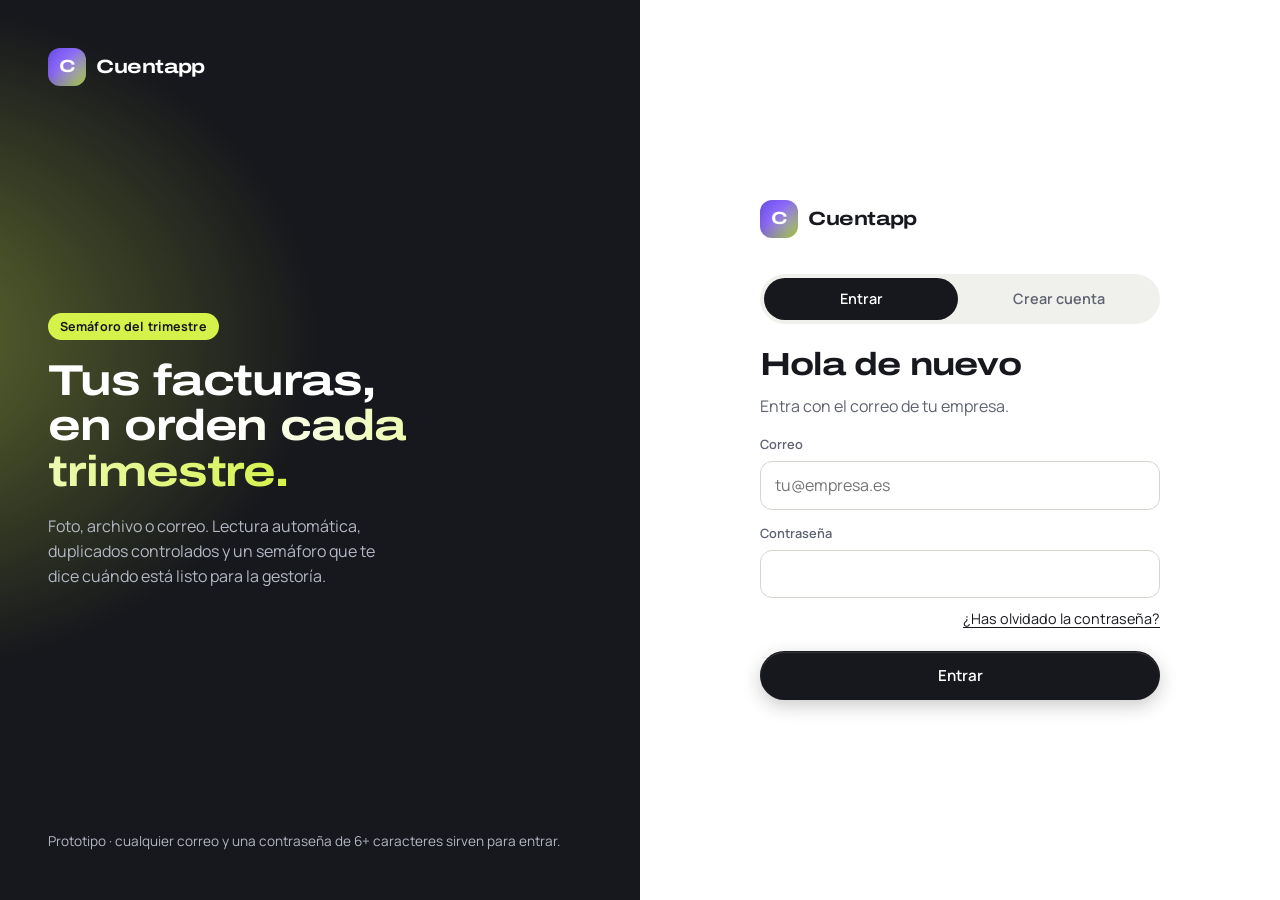
<file: subir.html>
<!doctype html>
<html lang="es">
<head>
  <meta charset="utf-8">
  <meta name="viewport" content="width=device-width, initial-scale=1">
  <title>Subir · CUENTAPP</title>
  <link rel="preconnect" href="https://fonts.googleapis.com">
  <link rel="preconnect" href="https://fonts.gstatic.com" crossorigin>
  <link href="https://fonts.googleapis.com/css2?family=Archivo:wdth,wght@125,600;125,700&family=Manrope:wght@400;500;600;700&display=swap" rel="stylesheet">
  <link rel="stylesheet" href="css/styles.css">
</head>
<body>
  <main id="contenido" class="contenido">
    <div class="cabecera-pagina">
      <div>
        <span class="chip">Foto, archivo o correo</span>
        <h1>Subir</h1>
      </div>
    </div>

    <div class="rejilla" id="rejilla" style="grid-template-columns:minmax(0,1fr)">
      <div>
        <!-- Foto desde el móvil (RF-02) -->
        <label class="tarjeta-via" style="cursor:pointer;margin-bottom:16px" for="in-camara">
          <span class="icono-via" id="ico-camara"></span>
          <div><strong>Hacer foto</strong><span>Abre la cámara del móvil y fotografía el ticket</span></div>
          <span class="chip" style="margin-left:auto">Móvil</span>
        </label>
        <input id="in-camara" type="file" accept="image/*" capture="environment" class="oculto">

        <!-- Arrastrar archivo (RF-03) -->
        <div class="zona-subida" id="zona" tabindex="0" role="button" aria-label="Seleccionar o arrastrar archivos">
          <span id="ico-zona"></span>
          <h3 style="margin-bottom:6px">Arrastra aquí tus facturas</h3>
          <p class="suave" style="margin:0 0 16px">o <u>haz clic para elegir archivos</u></p>
          <p class="ayuda" style="margin:0">PDF, JPG o PNG · máximo <span id="max-mb"></span> MB por archivo</p>
        </div>
        <input id="in-archivo" type="file" multiple accept=".pdf,.jpg,.jpeg,.png,application/pdf,image/jpeg,image/png" class="oculto">

        <div class="cola" id="cola" aria-live="polite"></div>
      </div>

      <div style="display:flex;flex-direction:column;gap:16px">
        <!-- Reenvío por correo (RF-04 / FA-02) -->
        <section class="tarjeta">
          <div class="tarjeta-titulo"><h3>Reenvía por correo</h3><span id="ico-correo" style="color:var(--oliva)"></span></div>
          <p class="suave" style="font-size:.92rem">Reenvía las facturas que te llegan por email a la dirección de tu empresa. Se procesan los adjuntos PDF, JPG y PNG.</p>
          <div class="buzon-direccion"><span id="buzon" style="flex:1"></span><button class="btn btn-fantasma btn-sm" id="copiar"></button></div>
          <p class="ayuda" style="margin-top:10px">Si el correo no trae adjuntos válidos, te avisaremos sin crear ningún documento.</p>
        </section>

        <section class="tarjeta">
          <h3>Consejos para la foto</h3>
          <ul class="suave" style="padding-left:18px;margin:0;font-size:.92rem">
            <li>Apoya el ticket en una superficie oscura y lisa.</li>
            <li>Que se vean los cuatro bordes.</li>
            <li>Evita sombras y reflejos sobre los importes.</li>
          </ul>
        </section>
      </div>
    </div>
  </main>

  <script src="js/config.js"></script>
  <script src="js/api.js"></script>
  <script src="js/ui.js"></script>
  <script>
    (async () => {
      const { api, ui } = CuentApp;
      const ctx = await ui.montarApp("subir");
      if (!ctx) return;
      if (matchMedia("(min-width: 1060px)").matches) document.getElementById("rejilla").style.gridTemplateColumns = "minmax(0,1.6fr) minmax(0,1fr)";

      document.getElementById("ico-camara").innerHTML = ui.icono("camara");
      document.getElementById("ico-zona").innerHTML = ui.icono("subir", "icono-grande");
      document.getElementById("ico-correo").innerHTML = ui.icono("correo");
      document.getElementById("max-mb").textContent = CUENTAPP_CONFIG.tamanoMaximoMB;
      document.getElementById("buzon").textContent = ctx.empresa.buzon;
      const bc = document.getElementById("copiar");
      bc.innerHTML = ui.icono("copiar");
      bc.addEventListener("click", async () => {
        try { await navigator.clipboard.writeText(ctx.empresa.buzon); ui.aviso("Dirección copiada"); } catch (e) { ui.aviso("No se ha podido copiar"); }
      });

      const zona = document.getElementById("zona");
      const inArchivo = document.getElementById("in-archivo");
      const cola = document.getElementById("cola");

      zona.addEventListener("click", () => inArchivo.click());
      zona.addEventListener("keydown", e => { if (e.key === "Enter" || e.key === " ") { e.preventDefault(); inArchivo.click(); } });
      ["dragenter", "dragover"].forEach(ev => zona.addEventListener(ev, e => { e.preventDefault(); zona.classList.add("encima"); }));
      ["dragleave", "drop"].forEach(ev => zona.addEventListener(ev, e => { e.preventDefault(); zona.classList.remove("encima"); }));
      zona.addEventListener("drop", e => procesar([...e.dataTransfer.files], "archivo"));
      inArchivo.addEventListener("change", () => { procesar([...inArchivo.files], "archivo"); inArchivo.value = ""; });
      document.getElementById("in-camara").addEventListener("change", e => { procesar([...e.target.files], "foto"); e.target.value = ""; });

      async function procesar(archivos, origen) {
        // Uno detrás de otro para que el control de duplicados vea los anteriores
        for (const file of archivos) await procesarUno(file, origen);
      }

      async function procesarUno(file, origen) {
        const item = document.createElement("div");
        item.className = "cola-item";
        const esImagen = file.type.startsWith("image/");
        const mini = esImagen ? `style="background-image:url('${URL.createObjectURL(file)}')"` : "";
        const ext = (file.name.split(".").pop() || "").toUpperCase().slice(0, 4);
        item.innerHTML = `
          <div class="miniatura" ${mini}>${esImagen ? "" : ui.esc(ext)}</div>
          <div class="info">
            <div class="nombre">${ui.esc(file.name)}</div>
            <div class="suave estado" style="font-size:.85rem">Preparando…</div>
            <div class="progreso"><i></i></div>
          </div>
          <div class="accion"></div>`;
        cola.prepend(item);
        const estado = item.querySelector(".estado");
        const barra = item.querySelector(".progreso i");

        try {
          const doc = await api.subirArchivo(file, origen, (texto, pct) => {
            estado.textContent = texto + "…";
            barra.style.width = pct + "%";
          });
          const dup = doc.estado === "incidencia";
          estado.innerHTML = dup
            ? `<span class="pildora p-rojo">Posible duplicado</span>`
            : `<span class="pildora p-ambar">Pendiente de revisión</span>`;
          item.querySelector(".progreso").remove();
          item.querySelector(".accion").innerHTML = `<a class="btn btn-secundario btn-sm" href="revisar.html?id=${doc.id}">Revisar</a>`;
        } catch (e) {
          item.querySelector(".progreso").remove();
          estado.innerHTML = `<span class="error-texto">${ui.esc(e.message)}</span>`;
          item.style.borderColor = "#e6b6a8";
        }
      }
    })();
  </script>
</body>
</html>
</file>
<file: css/styles.css>
/* =========================================================
   CUENTAPP · Estilos comunes
   Estética fintech: blanco limpio, brillo lima, sans ancha,
   botones píldora oscuros y tarjetas flotantes
   ========================================================= */

:root {
  /* Paleta base */
  --tinta: #17181d;
  --tinta-2: #2a2c33;
  --lima: #d4f24a;
  --lima-suave: #f1f9c8;
  --oliva: #6f7f1d;
  --violeta: #7a5af8;

  /* Superficies y texto */
  --fondo: #f6f7f2;
  --papel: #ffffff;
  --texto: var(--tinta);
  --texto-suave: #5f6371;
  --texto-tenue: #9095a1;
  --borde: #e8e9e3;
  --borde-fuerte: #d5d7cf;

  /* Semáforo */
  --verde: #2f9e44;
  --verde-fondo: #e6f6e3;
  --ambar: #d98a00;
  --ambar-fondo: #fff2d6;
  --rojo: #e03e3e;
  --rojo-fondo: #fde6e4;

  --radio: 22px;
  --radio-sm: 12px;
  --sombra: 0 1px 2px rgba(23, 24, 29, .04), 0 10px 30px rgba(23, 24, 29, .07);
  --sombra-flotante: 0 2px 6px rgba(23, 24, 29, .05), 0 24px 50px rgba(23, 24, 29, .12);
  --degradado-titulo: linear-gradient(95deg, var(--tinta) 0%, var(--tinta) 45%, #4f5a1a 75%, #8ea326 100%);
  --degradado-marca: linear-gradient(135deg, #6b4ef0 0%, #8e6cf7 40%, #b7e04a 100%);

  --f-display: "Archivo", "Helvetica Neue", Arial, sans-serif;
  --f-body: "Manrope", system-ui, -apple-system, "Segoe UI", sans-serif;
}

* { box-sizing: border-box; }
html { -webkit-text-size-adjust: 100%; }
body {
  margin: 0;
  background: var(--fondo);
  color: var(--texto);
  font-family: var(--f-body);
  font-size: 16px;
  line-height: 1.55;
  -webkit-font-smoothing: antialiased;
}
img { max-width: 100%; display: block; }
a { color: var(--tinta); text-underline-offset: 3px; }
a:hover { color: var(--oliva); }
button, input, select, textarea { font: inherit; color: inherit; }
:focus-visible { outline: 2px solid var(--violeta); outline-offset: 2px; }

/* ---------- Tipografía ---------- */
h1, h2, h3 {
  font-family: var(--f-display);
  font-stretch: 125%;
  font-weight: 700;
  line-height: 1.05;
  margin: 0 0 .4em;
  letter-spacing: -.025em;
}
h1 { font-size: clamp(2.3rem, 5.6vw, 4.4rem); }
h2 { font-size: clamp(1.7rem, 3.4vw, 2.6rem); }
h3 { font-size: 1.15rem; font-weight: 600; letter-spacing: -.01em; }
p { margin: 0 0 1em; }

/* Texto con degradado, como el titular de referencia */
.acento {
  background: var(--degradado-titulo);
  -webkit-background-clip: text;
  background-clip: text;
  color: transparent;
}
/* Etiqueta en píldora lima */
.chip {
  display: inline-flex; align-items: center; gap: 6px;
  padding: 4px 12px;
  border-radius: 999px;
  background: var(--lima);
  color: var(--tinta);
  font-size: .78rem;
  font-weight: 700;
  letter-spacing: .01em;
}
.chip-claro { background: var(--papel); border: 1px solid var(--borde); color: var(--texto-suave); font-weight: 600; }
.etiqueta { font-size: .82rem; font-weight: 600; color: var(--texto-suave); }
.suave { color: var(--texto-suave); }
.num { font-variant-numeric: tabular-nums; }

/* ---------- Layout ---------- */
.contenedor { width: 100%; max-width: 1180px; margin: 0 auto; padding: 0 16px; }
@media (min-width: 720px) { .contenedor { padding: 0 32px; } }
.seccion { padding: 80px 0; position: relative; }
.rejilla { display: grid; gap: 20px; }
@media (min-width: 720px) {
  .rejilla-2 { grid-template-columns: repeat(2, 1fr); }
  .rejilla-3 { grid-template-columns: repeat(3, 1fr); }
  .rejilla-4 { grid-template-columns: repeat(4, 1fr); }
}
.fila { display: flex; gap: 12px; align-items: center; flex-wrap: wrap; }
.entre { justify-content: space-between; }
.oculto { display: none !important; }
@media (max-width: 959px) { .oculto-movil { display: none !important; } }

/* Brillo lima de fondo */
.brillo { position: relative; overflow: hidden; isolation: isolate; }
.brillo::before {
  content: "";
  position: absolute;
  left: 50%; top: 0;
  width: min(1100px, 140%); height: 720px;
  transform: translateX(-50%);
  background:
    radial-gradient(closest-side at 50% 55%, rgba(212, 242, 74, .55), rgba(212, 242, 74, 0) 70%),
    radial-gradient(closest-side at 20% 30%, rgba(122, 90, 248, .10), rgba(122, 90, 248, 0) 70%);
  filter: blur(10px);
  z-index: -1;
  pointer-events: none;
}

/* ---------- Botones ---------- */
.btn {
  display: inline-flex; align-items: center; justify-content: center; gap: 10px;
  padding: 12px 22px;
  min-height: 44px;
  border-radius: 999px;
  border: 1px solid transparent;
  font-weight: 600;
  font-size: .95rem;
  text-decoration: none;
  cursor: pointer;
  transition: transform .15s ease, box-shadow .15s ease, background .15s ease;
  white-space: nowrap;
}
.btn:active { transform: translateY(1px); }
.btn-primario { background: var(--tinta); color: #fff; box-shadow: 0 6px 18px rgba(23, 24, 29, .22), inset 0 1px 0 rgba(255, 255, 255, .12); }
.btn-primario:hover { background: #000; color: #fff; transform: translateY(-1px); box-shadow: 0 10px 24px rgba(23, 24, 29, .28); }
.btn-secundario { background: var(--papel); color: var(--tinta); border-color: var(--borde-fuerte); }
.btn-secundario:hover { border-color: var(--tinta); color: var(--tinta); }
.btn-fantasma { background: transparent; color: var(--tinta); }
.btn-fantasma:hover { background: rgba(23, 24, 29, .06); color: var(--tinta); }
.btn-lima { background: var(--lima); color: var(--tinta); }
.btn-lima:hover { background: #c8ea2c; color: var(--tinta); }
.btn-peligro { background: var(--rojo-fondo); color: var(--rojo); border-color: #f6c4c0; }
.btn-sm { padding: 7px 14px; min-height: 36px; font-size: .85rem; }
.btn-bloque { width: 100%; }
.btn[disabled] { opacity: .45; cursor: not-allowed; transform: none; box-shadow: none; }
.btn svg { width: 18px; height: 18px; flex: none; }
/* Botón con círculo oscuro a la izquierda («Check our video») */
.btn-circulo { padding-left: 6px; background: var(--papel); border-color: var(--borde); color: var(--tinta); }
.btn-circulo .circulo { width: 32px; height: 32px; border-radius: 50%; background: var(--tinta); color: #fff; display: grid; place-items: center; }
.btn-circulo .circulo svg { width: 15px; height: 15px; }
.btn-circulo:hover { border-color: var(--tinta); }

/* Tarjeta de vía de subida */
.tarjeta-via {
  display: flex; align-items: center; gap: 16px;
  padding: 16px 18px;
  border-radius: 18px;
  background: var(--papel);
  border: 1px solid var(--borde);
  box-shadow: var(--sombra);
  color: var(--tinta);
  text-decoration: none;
  transition: transform .15s ease, box-shadow .15s ease;
}
.tarjeta-via:hover { transform: translateY(-2px); box-shadow: var(--sombra-flotante); color: var(--tinta); }
.tarjeta-via .icono-via { width: 48px; height: 48px; border-radius: 14px; background: var(--tinta); color: var(--lima); display: grid; place-items: center; flex: none; }
.tarjeta-via .icono-via svg { width: 24px; height: 24px; }
.tarjeta-via strong { display: block; font-family: var(--f-display); font-stretch: 125%; font-size: 1.05rem; letter-spacing: -.01em; }
.tarjeta-via span { font-size: .9rem; color: var(--texto-suave); }
.tarjeta-via .flecha { margin-left: auto; width: 20px; height: 20px; color: var(--texto-tenue); }

/* ---------- Tarjetas ---------- */
.tarjeta {
  background: var(--papel);
  border: 1px solid var(--borde);
  border-radius: var(--radio);
  padding: 22px;
  box-shadow: var(--sombra);
}
.tarjeta-titulo { display: flex; align-items: center; justify-content: space-between; gap: 12px; margin-bottom: 14px; }
.tarjeta-titulo h3 { margin: 0; }
.tarjeta-oscura { background: var(--tinta); color: #fff; border-color: transparent; }
.tarjeta-oscura .suave, .tarjeta-oscura .etiqueta { color: #b4b8c4; }

/* ---------- Formularios ---------- */
.campo { display: flex; flex-direction: column; gap: 6px; margin-bottom: 14px; }
.campo label { font-size: .8rem; font-weight: 600; color: var(--texto-suave); }
.campo input, .campo select, .campo textarea {
  width: 100%;
  padding: 11px 14px;
  border: 1px solid var(--borde-fuerte);
  border-radius: var(--radio-sm);
  background: #fff;
  min-height: 46px;
  transition: border-color .15s ease, box-shadow .15s ease;
}
.campo input:focus, .campo select:focus { border-color: var(--tinta); outline: none; box-shadow: 0 0 0 4px rgba(212, 242, 74, .55); }
.campo.dudoso input, .campo.dudoso select { border-color: var(--ambar); background: #fffaf0; }
.campo.dudoso label::after { content: "Dudoso"; margin-left: 8px; padding: 1px 8px; border-radius: 999px; background: var(--ambar-fondo); color: var(--ambar); font-size: .7rem; }
.campo.vacio input { border-style: dashed; }
.ayuda { font-size: .8rem; color: var(--texto-suave); }
.error-texto { color: var(--rojo); font-size: .85rem; }

/* ---------- Avisos ---------- */
.aviso {
  display: flex; gap: 12px; align-items: flex-start;
  padding: 12px 14px;
  border-radius: 14px;
  border: 1px solid var(--borde);
  background: var(--papel);
  font-size: .92rem;
  color: var(--tinta);
}
.aviso svg { width: 20px; height: 20px; flex: none; margin-top: 2px; }
.aviso-rojo { background: var(--rojo-fondo); border-color: #f8cfcb; }
.aviso-rojo svg { color: var(--rojo); }
.aviso-ambar { background: var(--ambar-fondo); border-color: #f6e0b0; }
.aviso-ambar svg { color: var(--ambar); }
.aviso-verde { background: var(--verde-fondo); border-color: #c9e8c4; }
.aviso-verde svg { color: var(--verde); }
.aviso-info { background: #f2f3ee; }

/* ---------- Píldoras de estado ---------- */
.pildora {
  display: inline-flex; align-items: center; gap: 6px;
  padding: 3px 10px;
  border-radius: 999px;
  font-size: .76rem;
  font-weight: 600;
  white-space: nowrap;
}
.pildora::before { content: ""; width: 7px; height: 7px; border-radius: 50%; background: currentColor; }
.p-verde { background: var(--verde-fondo); color: var(--verde); }
.p-ambar { background: var(--ambar-fondo); color: var(--ambar); }
.p-rojo { background: var(--rojo-fondo); color: var(--rojo); }
.p-gris { background: #eeefea; color: var(--texto-suave); }

/* ---------- Semáforo ---------- */
.semaforo {
  display: inline-flex; flex-direction: column; gap: 10px;
  padding: 12px;
  border-radius: 28px;
  background: var(--tinta);
  box-shadow: inset 0 1px 0 rgba(255, 255, 255, .08), var(--sombra-flotante);
}
.semaforo i { width: 32px; height: 32px; border-radius: 50%; background: rgba(255, 255, 255, .09); display: block; transition: all .3s ease; }
.semaforo.rojo i:nth-child(1) { background: #ff5a52; box-shadow: 0 0 18px rgba(255, 90, 82, .8); }
.semaforo.ambar i:nth-child(2) { background: #ffb21e; box-shadow: 0 0 18px rgba(255, 178, 30, .8); }
.semaforo.verde i:nth-child(3) { background: var(--lima); box-shadow: 0 0 18px rgba(212, 242, 74, .9); }
.semaforo.horizontal { flex-direction: row; padding: 9px 12px; }
.semaforo.mini { gap: 5px; padding: 6px 8px; border-radius: 16px; box-shadow: none; }
.semaforo.mini i { width: 14px; height: 14px; }

/* ---------- Tablas ---------- */
.tabla-envoltorio { overflow-x: auto; border-radius: var(--radio-sm); }
table.tabla { width: 100%; border-collapse: collapse; font-size: .92rem; }
.tabla th {
  text-align: left;
  font-size: .76rem;
  font-weight: 600;
  color: var(--texto-tenue);
  padding: 10px 12px;
  border-bottom: 1px solid var(--borde);
  white-space: nowrap;
}
.tabla td { padding: 13px 12px; border-bottom: 1px solid var(--borde); vertical-align: middle; }
.tabla tr:last-child td { border-bottom: 0; }
.tabla tr.clic { cursor: pointer; }
.tabla tr.clic:hover td { background: #f8f9f4; }
.tabla .der { text-align: right; }

/* =========================================================
   WEB PÚBLICA
   ========================================================= */
.cinta-demo {
  background: var(--tinta); color: var(--lima);
  text-align: center; font-size: .78rem; font-weight: 600; padding: 6px 16px;
}
.cabecera {
  position: sticky; top: 0; z-index: 20;
  background: rgba(255, 255, 255, .8);
  backdrop-filter: saturate(1.4) blur(12px);
  border-bottom: 1px solid rgba(232, 233, 227, .8);
}
.cabecera .contenedor { display: flex; align-items: center; justify-content: space-between; height: 72px; gap: 16px; }
.logo { display: inline-flex; align-items: center; gap: 10px; text-decoration: none; color: var(--tinta); }
.logo-marca {
  width: 38px; height: 38px; border-radius: 12px;
  background: var(--degradado-marca);
  color: #fff;
  display: grid; place-items: center;
  font-family: var(--f-display); font-stretch: 125%; font-weight: 700; font-size: 1.1rem;
  box-shadow: inset 0 -6px 12px rgba(0, 0, 0, .12);
}
.logo b { font-family: var(--f-display); font-stretch: 125%; font-weight: 700; font-size: 1.2rem; letter-spacing: -.02em; }
.logo:hover { color: var(--tinta); }
.menu { display: flex; gap: 4px; align-items: center; }
.menu a.enlace { text-decoration: none; color: var(--tinta); padding: 8px 14px; border-radius: 999px; font-size: .93rem; font-weight: 500; }
.menu a.enlace:hover { background: rgba(23, 24, 29, .05); }
@media (max-width: 719px) { .menu .enlace { display: none; } }

/* Hero centrado */
.hero { padding: 72px 0 40px; text-align: center; }
.hero h1 { max-width: 15ch; margin: 18px auto 20px; }
.hero-lead { font-size: 1.15rem; color: var(--texto-suave); max-width: 46ch; margin: 0 auto; }
.hero .fila { justify-content: center; }

/* Composición de tarjetas flotantes bajo el hero */
.maqueta { position: relative; max-width: 980px; margin: 56px auto 0; display: flex; justify-content: center; align-items: flex-start; gap: 24px; }
.maqueta .central { width: min(420px, 100%); position: relative; z-index: 2; text-align: left; }
.flotante { position: relative; width: 260px; text-align: left; border-radius: 20px; box-shadow: var(--sombra-flotante); }
.flotante-izq { transform: rotate(-6deg) translateY(70px); }
.flotante-der { transform: rotate(5deg) translateY(40px); }
@media (max-width: 899px) { .flotante { display: none; } }
.mini-panel { display: flex; gap: 18px; align-items: center; }
.mini-stats { display: grid; grid-template-columns: repeat(2, 1fr); gap: 10px; flex: 1; }
.mini-stats div { background: rgba(255, 255, 255, .06); border: 1px solid rgba(255, 255, 255, .08); border-radius: 14px; padding: 10px 12px; }
.mini-stats b { display: block; font-family: var(--f-display); font-stretch: 125%; font-size: 1.5rem; }
.mini-stats span { font-size: .78rem; color: #b4b8c4; }
.meses { display: flex; justify-content: space-between; margin-top: 12px; }
.meses div { display: flex; flex-direction: column; align-items: center; gap: 6px; font-size: .72rem; color: var(--texto-suave); }
.meses i { width: 22px; height: 22px; border-radius: 50%; border: 1.5px solid var(--borde-fuerte); display: grid; place-items: center; font-style: normal; font-size: .7rem; }
.meses i.ok { background: var(--lima); border-color: var(--lima); color: var(--tinta); }
.meses i.hecho { background: var(--tinta); border-color: var(--tinta); color: #fff; }

.paso { background: var(--papel); border: 1px solid var(--borde); border-radius: var(--radio); padding: 22px; box-shadow: var(--sombra); }
.paso-num { width: 40px; height: 40px; border-radius: 12px; background: var(--lima); display: grid; place-items: center; font-family: var(--f-display); font-stretch: 125%; font-weight: 700; margin-bottom: 18px; }

.plan { display: flex; flex-direction: column; height: 100%; }
.plan.destacado { background: var(--tinta); color: #fff; border-color: transparent; position: relative; overflow: hidden; isolation: isolate; }
.plan.destacado::before { content: ""; position: absolute; inset: auto -40% -50% -40%; height: 70%; background: radial-gradient(closest-side, rgba(212, 242, 74, .35), transparent); z-index: -1; }
.plan.destacado .suave { color: #b4b8c4; }
.plan-precio { font-family: var(--f-display); font-stretch: 125%; font-weight: 700; font-size: 2.8rem; line-height: 1; margin: 14px 0 6px; letter-spacing: -.03em; }
.plan-precio small { font-family: var(--f-body); font-stretch: 100%; font-size: .95rem; font-weight: 500; letter-spacing: 0; }
.plan ul { list-style: none; padding: 0; margin: 18px 0 24px; flex: 1; }
.plan li { padding: 8px 0 8px 30px; position: relative; font-size: .95rem; }
.plan li::before {
  content: "✓"; position: absolute; left: 0; top: 9px;
  width: 20px; height: 20px; border-radius: 50%;
  background: var(--lima-suave); color: var(--oliva);
  display: grid; place-items: center; font-size: .7rem; font-weight: 700;
}
.plan.destacado li::before { background: var(--lima); color: var(--tinta); }
.plan li.no::before { content: "–"; background: #eeefea; color: var(--texto-tenue); }

.pie { border-top: 1px solid var(--borde); padding: 36px 0; font-size: .9rem; color: var(--texto-suave); background: var(--papel); }
.pie .contenedor { display: flex; justify-content: space-between; flex-wrap: wrap; gap: 16px; }
.pie a { color: var(--texto-suave); }

/* ---------- Acceso ---------- */
.acceso { min-height: 100vh; display: grid; }
@media (min-width: 900px) { .acceso { grid-template-columns: 1fr 1fr; } }
.acceso-lateral { background: var(--tinta); color: #fff; padding: 48px; display: none; position: relative; overflow: hidden; isolation: isolate; }
.acceso-lateral::before { content: ""; position: absolute; left: -20%; right: -20%; bottom: -30%; height: 75%; background: radial-gradient(closest-side, rgba(212, 242, 74, .4), transparent); z-index: -1; }
@media (min-width: 900px) { .acceso-lateral { display: flex; flex-direction: column; justify-content: space-between; } }
.acceso-lateral .logo, .acceso-lateral .logo:hover { color: #fff; }
.acceso-lateral h2 { color: #fff; font-size: 2.7rem; max-width: 12ch; }
.acceso-lateral .acento { background: linear-gradient(95deg, #fff 30%, var(--lima) 100%); -webkit-background-clip: text; background-clip: text; }
.acceso-lateral p { color: #b4b8c4; }
.acceso-form { display: flex; align-items: center; justify-content: center; padding: 40px 16px; background: var(--papel); }
.acceso-caja { width: 100%; max-width: 400px; }
.acceso-caja h1 { font-size: 2rem; }
.pestanas { display: flex; gap: 4px; background: #f0f1ec; border-radius: 999px; padding: 4px; margin: 24px 0; }
.pestanas button { flex: 1; border: 0; background: transparent; padding: 10px; border-radius: 999px; cursor: pointer; font-weight: 600; font-size: .9rem; color: var(--texto-suave); }
.pestanas button[aria-selected="true"] { background: var(--tinta); color: #fff; }

/* =========================================================
   APLICACIÓN (zona privada)
   ========================================================= */
.app { display: grid; min-height: 100vh; }
@media (min-width: 960px) { .app { grid-template-columns: 252px 1fr; } }

.lateral {
  display: none;
  background: var(--papel);
  border-right: 1px solid var(--borde);
  padding: 22px 14px;
  position: sticky; top: 0; height: 100vh;
  flex-direction: column; gap: 4px;
}
@media (min-width: 960px) { .lateral { display: flex; } }
.lateral .logo { padding: 0 8px 24px; }
.nav-item {
  display: flex; align-items: center; gap: 12px;
  padding: 11px 14px; border-radius: 999px;
  color: var(--texto-suave); text-decoration: none; font-size: .95rem; font-weight: 500;
}
.nav-item svg { width: 20px; height: 20px; }
.nav-item:hover { background: #f3f4ef; color: var(--tinta); }
.nav-item.activo { background: var(--tinta); color: #fff; }
.nav-item.activo svg { color: var(--lima); }
.lateral-pie { margin-top: auto; padding: 16px; border-radius: 18px; background: var(--fondo); border: 1px solid var(--borde); font-size: .84rem; color: var(--texto-suave); }
.lateral-pie b { color: var(--tinta); display: block; font-weight: 700; }
.uso-barra { height: 8px; border-radius: 4px; background: #e6e8e0; margin: 10px 0 6px; overflow: hidden; }
.uso-barra i { display: block; height: 100%; background: linear-gradient(90deg, var(--violeta), var(--lima)); border-radius: 4px; }
.lateral-pie .btn { color: var(--texto-suave); padding: 6px 0; min-height: 0; margin-top: 8px; font-size: .8rem; }
.lateral-pie .btn:hover { background: transparent; color: var(--tinta); text-decoration: underline; }

.principal { min-width: 0; padding-bottom: 92px; }
@media (min-width: 960px) { .principal { padding-bottom: 40px; } }
.barra-sup {
  display: flex; align-items: center; justify-content: space-between; gap: 12px;
  padding: 12px 16px; border-bottom: 1px solid var(--borde);
  background: rgba(255, 255, 255, .82); backdrop-filter: saturate(1.4) blur(12px);
  position: sticky; top: 0; z-index: 10;
}
@media (min-width: 720px) { .barra-sup { padding: 14px 32px; } }
.barra-sup .logo { display: inline-flex; }
@media (min-width: 960px) { .barra-sup .logo { display: none; } }
.usuario { display: flex; align-items: center; gap: 10px; font-size: .9rem; }
.avatar { width: 36px; height: 36px; border-radius: 50%; background: var(--degradado-marca); color: #fff; display: grid; place-items: center; font-weight: 700; }
.contenido { padding: 24px 16px; max-width: 1240px; }
@media (min-width: 720px) { .contenido { padding: 32px; } }
.cabecera-pagina { display: flex; justify-content: space-between; align-items: flex-end; gap: 16px; flex-wrap: wrap; margin-bottom: 24px; }
.cabecera-pagina h1 { font-size: clamp(1.9rem, 3.6vw, 2.7rem); margin: 10px 0 0; }

/* Navegación inferior en móvil */
.nav-movil {
  position: fixed; bottom: 12px; left: 12px; right: 12px; z-index: 30;
  display: grid; grid-template-columns: repeat(4, 1fr);
  background: var(--tinta);
  border-radius: 22px;
  padding: 6px;
  margin-bottom: env(safe-area-inset-bottom);
  box-shadow: var(--sombra-flotante);
}
@media (min-width: 960px) { .nav-movil { display: none; } }
.nav-movil a { display: flex; flex-direction: column; align-items: center; gap: 2px; padding: 7px 4px; color: #9a9eab; text-decoration: none; font-size: .7rem; font-weight: 600; border-radius: 16px; }
.nav-movil a svg { width: 22px; height: 22px; }
.nav-movil a.activo { color: var(--tinta); background: var(--lima); }

/* Panel */
.resumen-semaforo { display: flex; gap: 24px; align-items: center; flex-wrap: wrap; }
.estado-grande { font-family: var(--f-display); font-stretch: 125%; font-weight: 700; letter-spacing: -.02em; font-size: clamp(1.5rem, 3vw, 2.1rem); line-height: 1.1; margin: 4px 0; }
.contador { padding: 18px 20px; }
.contador b { display: block; font-family: var(--f-display); font-stretch: 125%; font-size: 2.3rem; line-height: 1.1; letter-spacing: -.03em; }
.contador span { font-size: .85rem; color: var(--texto-suave); font-weight: 500; }
.contador { transition: transform .15s ease, box-shadow .15s ease; }
.contador:hover { transform: translateY(-2px); box-shadow: var(--sombra-flotante); }
.contador.c-rojo b { color: var(--rojo); }
.contador.c-ambar b { color: var(--ambar); }
.contador.c-verde b { color: var(--verde); }
.lista-avisos { display: flex; flex-direction: column; gap: 10px; }
.lista-avisos a.aviso { text-decoration: none; transition: transform .15s ease; }
.lista-avisos a.aviso:hover { transform: translateX(2px); }
.selector-trimestre { display: inline-flex; gap: 4px; background: var(--papel); border: 1px solid var(--borde); border-radius: 999px; padding: 4px; flex-wrap: wrap; }
.selector-trimestre button { border: 0; background: transparent; padding: 7px 14px; border-radius: 999px; cursor: pointer; font-size: .86rem; font-weight: 600; color: var(--texto-suave); }
.selector-trimestre button[aria-pressed="true"] { background: var(--tinta); color: #fff; }

/* Subida */
.zona-subida {
  border: 2px dashed var(--borde-fuerte);
  border-radius: var(--radio);
  background: var(--papel);
  padding: 44px 20px;
  text-align: center;
  transition: all .15s ease;
  cursor: pointer;
}
.zona-subida:hover { border-color: var(--tinta); }
.zona-subida.encima { border-color: var(--oliva); background: var(--lima-suave); transform: scale(1.01); }
.zona-subida svg.icono-grande { width: 60px; height: 60px; padding: 14px; border-radius: 18px; background: var(--tinta); color: var(--lima); margin: 0 auto 14px; display: block; }
.cola { display: flex; flex-direction: column; gap: 10px; margin-top: 20px; }
.cola-item { display: flex; gap: 14px; align-items: center; padding: 12px 14px; background: var(--papel); border: 1px solid var(--borde); border-radius: 16px; box-shadow: var(--sombra); }
.cola-item .miniatura { width: 44px; height: 54px; border-radius: 8px; background: #f0f1ec center/cover; flex: none; display: grid; place-items: center; font-size: .65rem; font-weight: 700; color: var(--texto-suave); }
.cola-item .info { flex: 1; min-width: 0; }
.cola-item .nombre { font-weight: 600; overflow: hidden; text-overflow: ellipsis; white-space: nowrap; }
.progreso { height: 6px; background: #eeefea; border-radius: 3px; overflow: hidden; margin-top: 6px; }
.progreso i { display: block; height: 100%; width: 0; background: linear-gradient(90deg, var(--violeta), var(--lima)); transition: width .4s ease; }
.buzon-direccion {
  display: flex; align-items: center; gap: 8px;
  background: var(--fondo); border: 1px solid var(--borde); border-radius: 14px;
  padding: 8px 8px 8px 14px; font-family: ui-monospace, Consolas, monospace; font-size: .86rem;
  word-break: break-all;
}

/* Revisión */
.revision { display: grid; gap: 20px; }
@media (min-width: 1060px) { .revision { grid-template-columns: minmax(0, 1fr) minmax(0, 1fr); align-items: start; } }
.visor {
  background: var(--tinta);
  border-radius: var(--radio);
  padding: 14px;
  position: relative;
  min-height: 420px;
  display: flex; flex-direction: column;
  box-shadow: var(--sombra-flotante);
}
@media (min-width: 1060px) { .visor { position: sticky; top: 90px; height: calc(100vh - 120px); } }
.visor-lienzo { flex: 1; overflow: auto; display: flex; align-items: flex-start; justify-content: center; border-radius: 14px; background: #24262d; }
.visor-lienzo img { max-width: none; transform-origin: top center; transition: transform .15s ease; margin: 16px auto; border-radius: 6px; box-shadow: 0 10px 30px rgba(0, 0, 0, .4); }
.visor-lienzo iframe { width: 100%; height: 100%; border: 0; background: #fff; min-height: 400px; }
.visor-barra { display: flex; gap: 8px; align-items: center; justify-content: space-between; margin-top: 12px; color: #9a9eab; font-size: .8rem; flex-wrap: wrap; }
.visor-barra .btn-secundario { background: rgba(255, 255, 255, .08); color: #fff; border-color: rgba(255, 255, 255, .14); }
.visor-barra .btn-secundario:hover { background: rgba(255, 255, 255, .14); }
.lineas-iva { display: flex; flex-direction: column; gap: 8px; }
.linea-iva { display: grid; grid-template-columns: 1fr 90px 1fr 40px; gap: 8px; align-items: end; }
.linea-iva .campo { margin: 0; }
.cuadre { display: flex; justify-content: space-between; gap: 10px; flex-wrap: wrap; padding: 10px 14px; border-radius: 12px; background: #f2f3ee; font-size: .9rem; margin-top: 10px; }
.cuadre.mal { background: var(--rojo-fondo); color: var(--rojo); }
.cuadre.bien { background: var(--verde-fondo); color: var(--verde); }
.acciones-fijas {
  position: sticky; bottom: 92px; z-index: 5;
  display: flex; gap: 10px; flex-wrap: wrap; justify-content: flex-end;
  background: rgba(255, 255, 255, .92); backdrop-filter: blur(10px);
  border: 1px solid var(--borde); border-radius: 999px; padding: 8px;
  margin-top: 16px;
  box-shadow: var(--sombra-flotante);
}
@media (min-width: 960px) { .acciones-fijas { bottom: 16px; } }
.historial { font-size: .82rem; color: var(--texto-suave); }

/* Toast */
.toast {
  position: fixed; left: 50%; bottom: 104px; transform: translateX(-50%) translateY(20px);
  background: var(--tinta); color: #fff; padding: 12px 20px; border-radius: 999px;
  opacity: 0; transition: all .25s ease; z-index: 100; max-width: calc(100% - 32px); font-size: .92rem; font-weight: 500;
  pointer-events: none; box-shadow: var(--sombra-flotante);
}
.toast.visible { opacity: 1; transform: translateX(-50%) translateY(0); }
@media (min-width: 960px) { .toast { bottom: 32px; } }

/* Estado vacío */
.vacio-estado { text-align: center; padding: 48px 16px; color: var(--texto-suave); }
.vacio-estado strong { display: block; font-family: var(--f-display); font-stretch: 125%; font-size: 1.4rem; color: var(--tinta); margin-bottom: 4px; }

@media (max-width: 719px) {
  .resumen-semaforo .semaforo { flex-direction: row; padding: 9px 12px; }
  .resumen-semaforo .semaforo i { width: 28px; height: 28px; }
  .visor-barra > span { flex-basis: 100%; order: 3; }
}

@media (prefers-reduced-motion: reduce) {
  * { transition: none !important; animation: none !important; }
}
</file>
